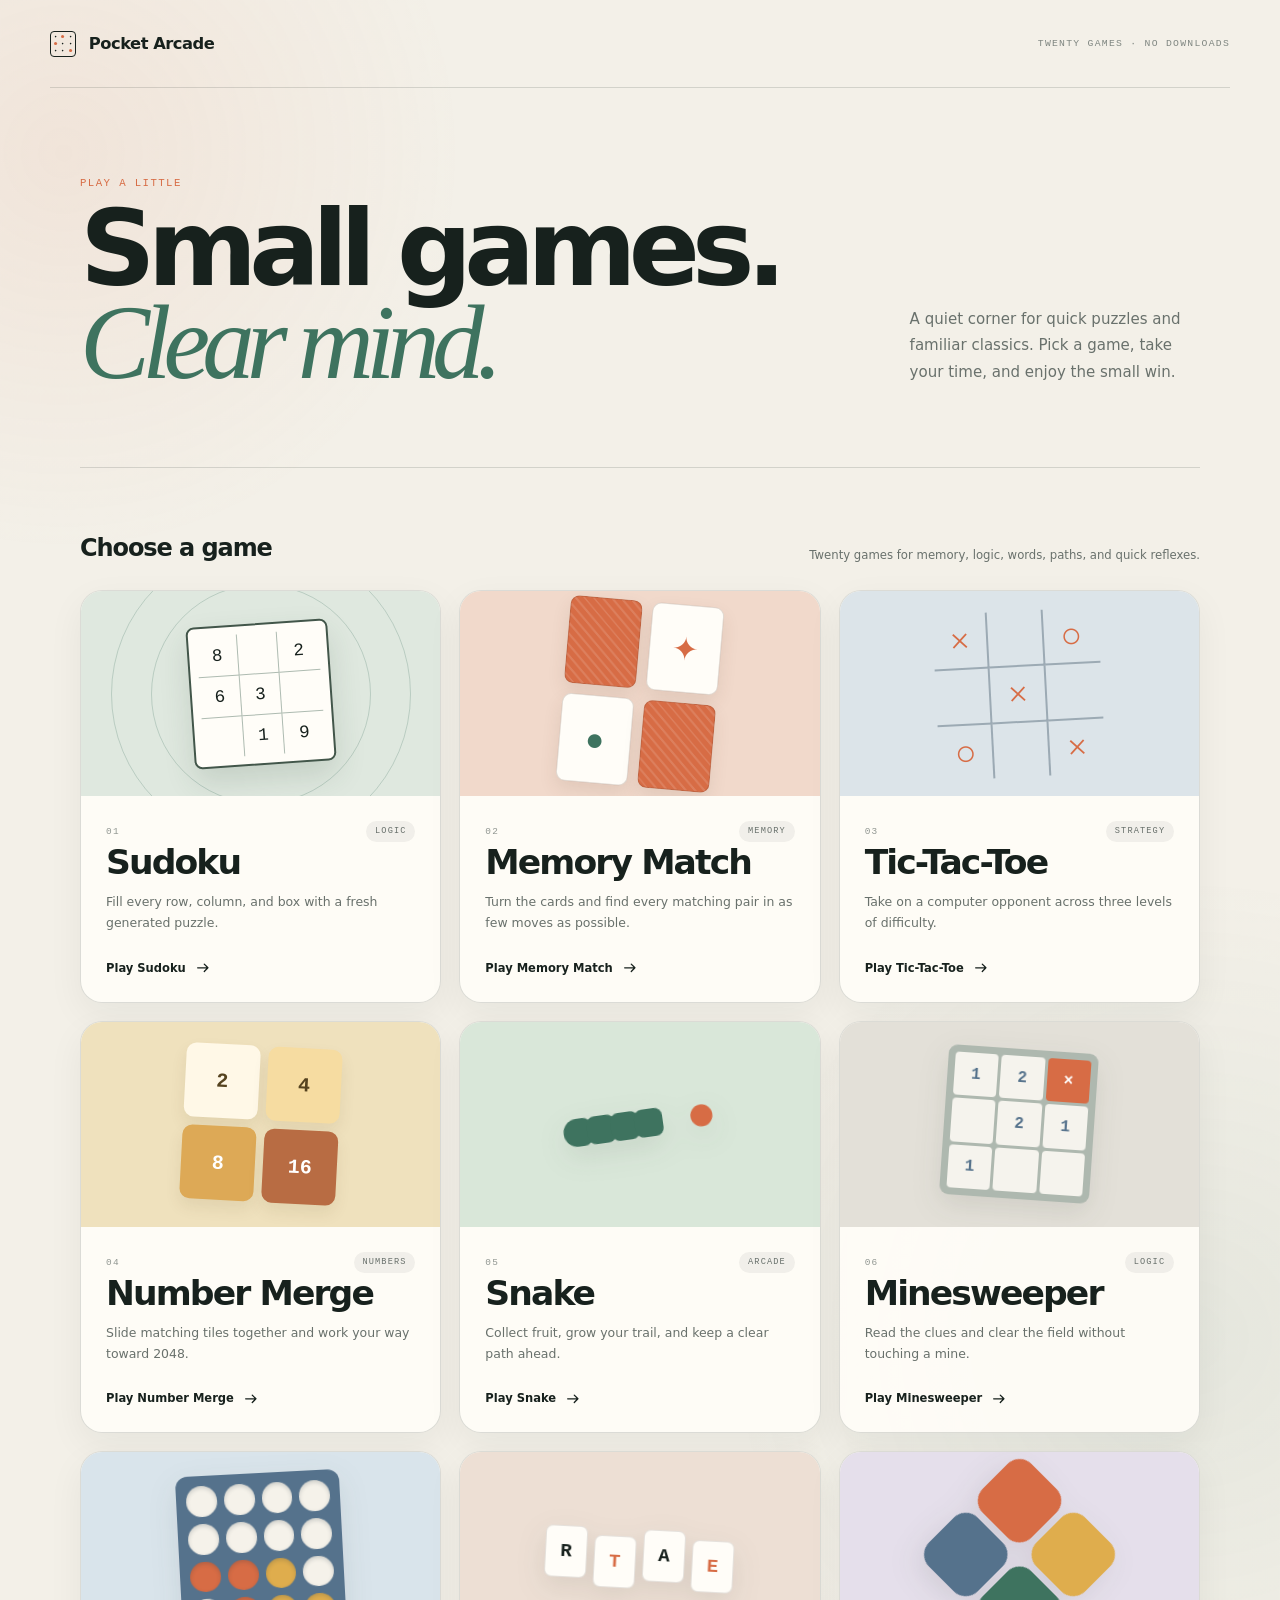
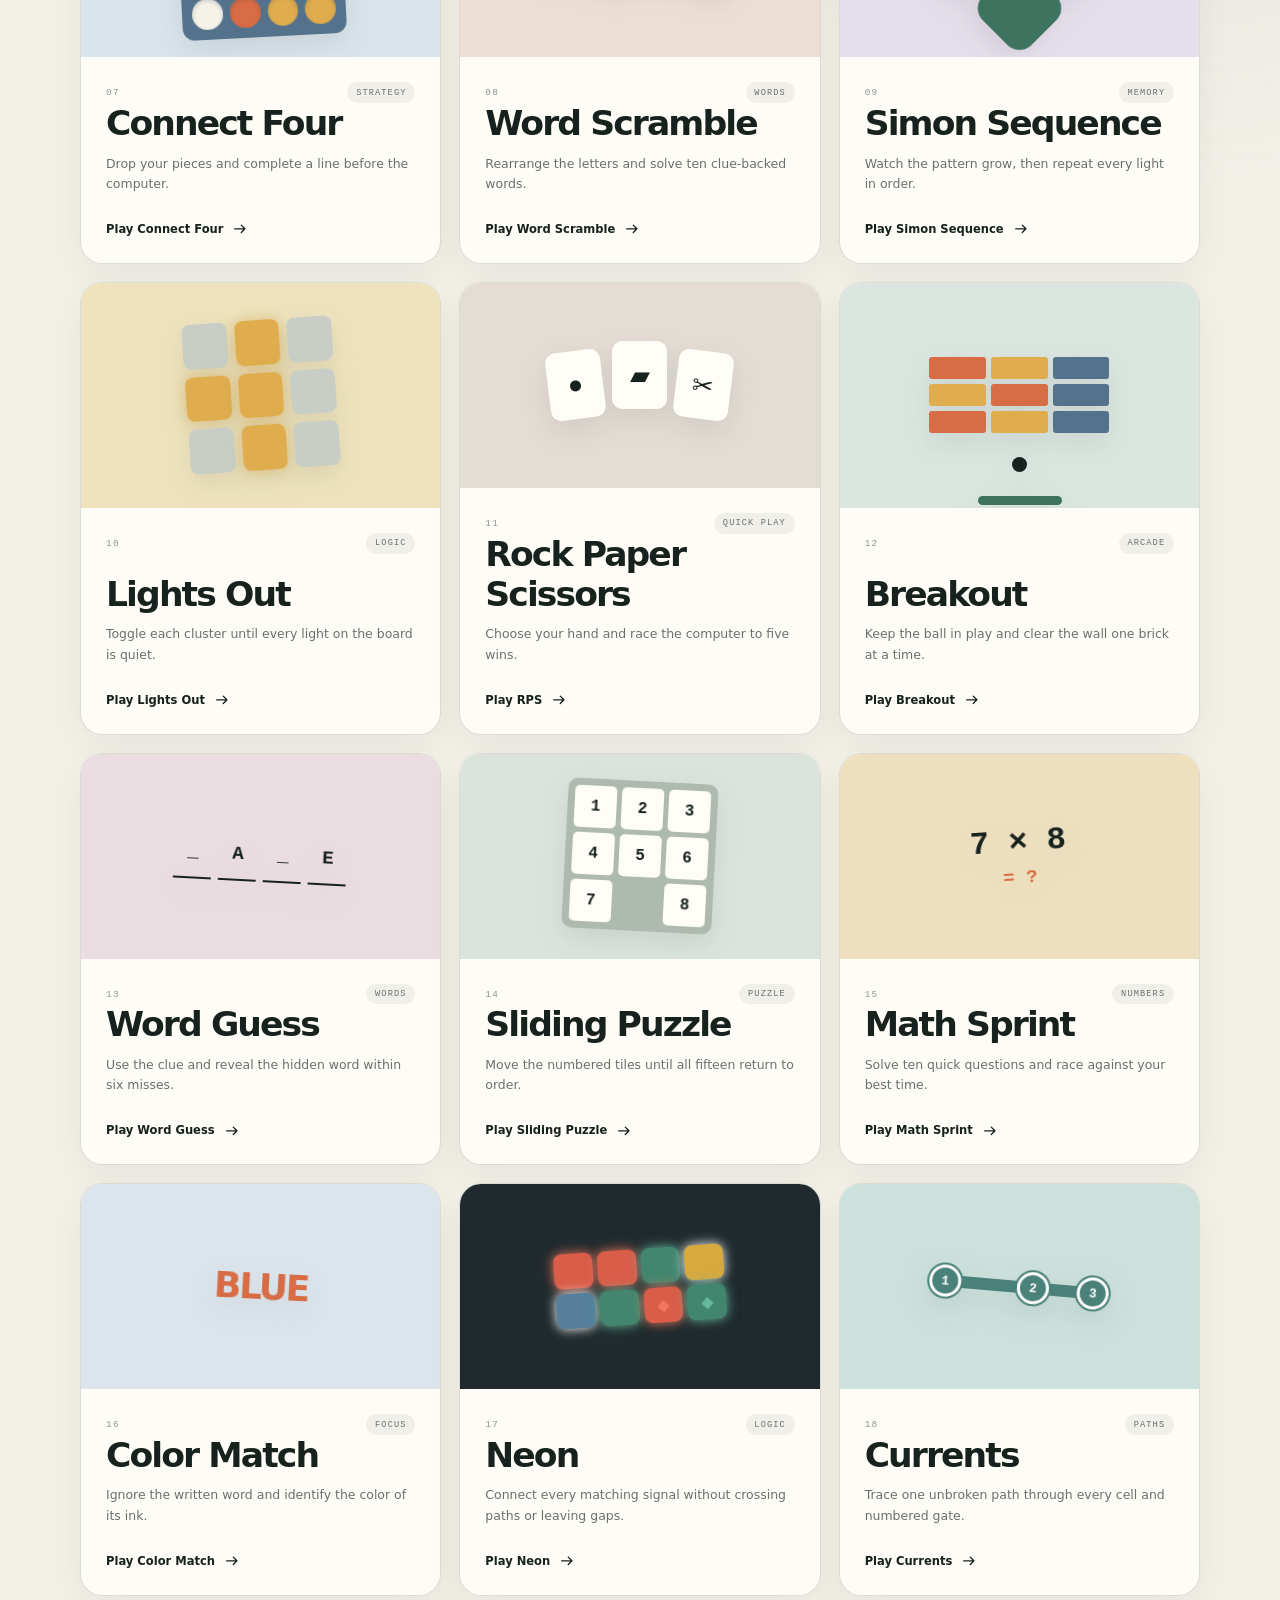
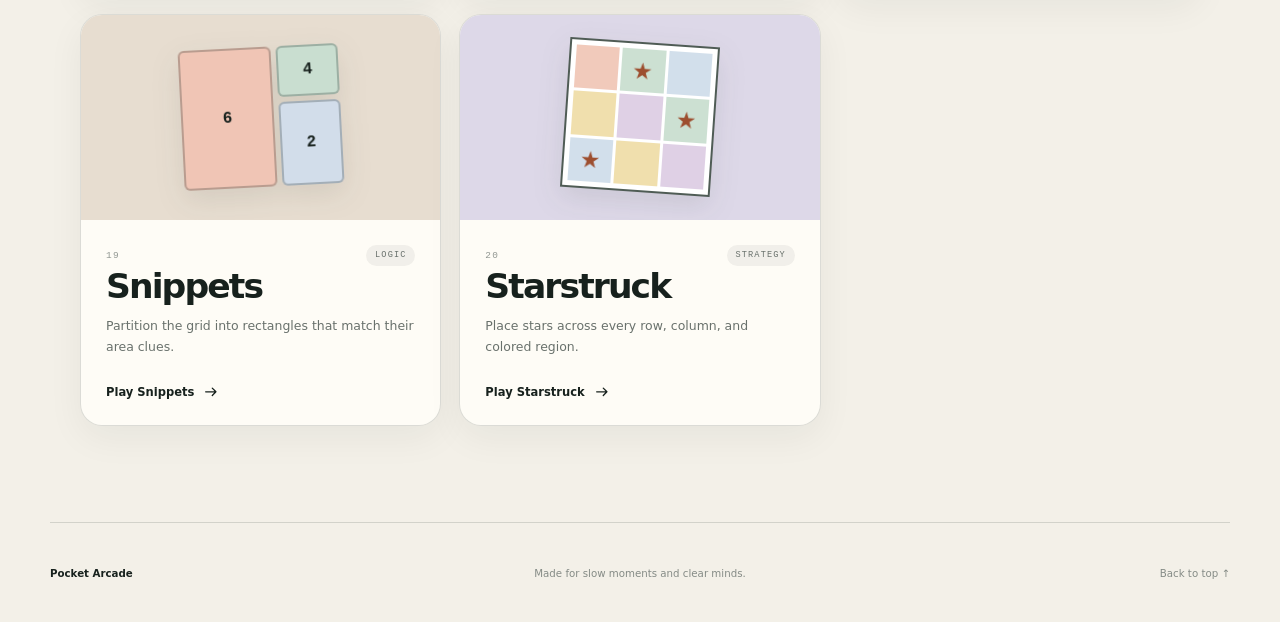
<file: index.html>
<!DOCTYPE html>
<html lang="en">
<head>
  <meta charset="UTF-8">
  <meta name="viewport" content="width=device-width, initial-scale=1.0">
  <meta name="theme-color" content="#f3f0e8">
  <meta name="description" content="Pocket Arcade is a collection of twenty calm browser games, including original path, region, word, strategy, memory, number, and arcade puzzles.">
  <title>Pocket Arcade — Twenty small games</title>
  <link rel="stylesheet" href="assets/css/hub.css">
</head>
<body>
  <a class="skip-link" href="#games">Skip to games</a>

  <header class="site-header">
    <a class="brand" href="index.html" aria-label="Pocket Arcade home">
      <span class="brand-mark" aria-hidden="true"><i></i><i></i><i></i><i></i><i></i><i></i><i></i><i></i><i></i></span>
      <span>Pocket Arcade</span>
    </a>
    <span class="header-note">TWENTY GAMES · NO DOWNLOADS</span>
  </header>

  <main>
    <section class="hero" aria-labelledby="hero-title">
      <div class="hero-copy">
        <p class="eyebrow">PLAY A LITTLE</p>
        <h1 id="hero-title">Small games.<br><em>Clear mind.</em></h1>
      </div>
      <p class="hero-description">A quiet corner for quick puzzles and familiar classics. Pick a game, take your time, and enjoy the small win.</p>
    </section>

    <section class="game-section" id="games" aria-labelledby="games-title">
      <div class="section-heading">
        <h2 id="games-title">Choose a game</h2>
        <p>Twenty games for memory, logic, words, paths, and quick reflexes.</p>
      </div>

      <div class="game-grid">
        <a class="game-card card-sudoku" href="games/sudoku/index.html">
          <div class="card-art" aria-hidden="true"><div class="sudoku-art"><span>8</span><span></span><span>2</span><span>6</span><span>3</span><span></span><span></span><span>1</span><span>9</span></div><span class="art-orbit orbit-one"></span><span class="art-orbit orbit-two"></span></div>
          <div class="card-body"><div class="card-topline"><span class="card-number">01</span><span class="card-tag">LOGIC</span></div><h3>Sudoku</h3><p>Fill every row, column, and box with a fresh generated puzzle.</p><span class="play-link">Play Sudoku <svg viewBox="0 0 24 24"><path d="M5 12h14M14 7l5 5-5 5"></path></svg></span></div>
        </a>

        <a class="game-card card-memory" href="games/play.html?game=memory-match">
          <div class="card-art" aria-hidden="true"><div class="memory-art"><span class="memory-card back"></span><span class="memory-card face">✦</span><span class="memory-card face circle">●</span><span class="memory-card back"></span></div></div>
          <div class="card-body"><div class="card-topline"><span class="card-number">02</span><span class="card-tag">MEMORY</span></div><h3>Memory Match</h3><p>Turn the cards and find every matching pair in as few moves as possible.</p><span class="play-link">Play Memory Match <svg viewBox="0 0 24 24"><path d="M5 12h14M14 7l5 5-5 5"></path></svg></span></div>
        </a>

        <a class="game-card card-tic" href="games/play.html?game=tic-tac-toe">
          <div class="card-art" aria-hidden="true"><div class="tic-art"><span>×</span><span></span><span>○</span><span></span><span>×</span><span></span><span>○</span><span></span><span>×</span></div></div>
          <div class="card-body"><div class="card-topline"><span class="card-number">03</span><span class="card-tag">STRATEGY</span></div><h3>Tic-Tac-Toe</h3><p>Take on a computer opponent across three levels of difficulty.</p><span class="play-link">Play Tic-Tac-Toe <svg viewBox="0 0 24 24"><path d="M5 12h14M14 7l5 5-5 5"></path></svg></span></div>
        </a>

        <a class="game-card card-merge" href="games/play.html?game=number-merge">
          <div class="card-art" aria-hidden="true"><div class="merge-art"><span>2</span><span>4</span><span>8</span><span>16</span></div></div>
          <div class="card-body"><div class="card-topline"><span class="card-number">04</span><span class="card-tag">NUMBERS</span></div><h3>Number Merge</h3><p>Slide matching tiles together and work your way toward 2048.</p><span class="play-link">Play Number Merge <svg viewBox="0 0 24 24"><path d="M5 12h14M14 7l5 5-5 5"></path></svg></span></div>
        </a>

        <a class="game-card card-snake" href="games/play.html?game=snake">
          <div class="card-art" aria-hidden="true"><div class="mini-art snake-art"><i></i><i></i><i></i><i></i><b></b></div></div>
          <div class="card-body"><div class="card-topline"><span class="card-number">05</span><span class="card-tag">ARCADE</span></div><h3>Snake</h3><p>Collect fruit, grow your trail, and keep a clear path ahead.</p><span class="play-link">Play Snake <svg viewBox="0 0 24 24"><path d="M5 12h14M14 7l5 5-5 5"></path></svg></span></div>
        </a>

        <a class="game-card card-mines" href="games/play.html?game=minesweeper">
          <div class="card-art" aria-hidden="true"><div class="mini-art mines-art"><span>1</span><span>2</span><span>×</span><span></span><span>2</span><span>1</span><span>1</span><span></span><span></span></div></div>
          <div class="card-body"><div class="card-topline"><span class="card-number">06</span><span class="card-tag">LOGIC</span></div><h3>Minesweeper</h3><p>Read the clues and clear the field without touching a mine.</p><span class="play-link">Play Minesweeper <svg viewBox="0 0 24 24"><path d="M5 12h14M14 7l5 5-5 5"></path></svg></span></div>
        </a>

        <a class="game-card card-connect" href="games/play.html?game=connect-four">
          <div class="card-art" aria-hidden="true"><div class="mini-art connect-art"><i></i><i></i><i></i><i></i><i></i><i></i><i></i><i></i><i></i><i></i><i></i><i></i><i></i><i></i><i></i><i></i></div></div>
          <div class="card-body"><div class="card-topline"><span class="card-number">07</span><span class="card-tag">STRATEGY</span></div><h3>Connect Four</h3><p>Drop your pieces and complete a line before the computer.</p><span class="play-link">Play Connect Four <svg viewBox="0 0 24 24"><path d="M5 12h14M14 7l5 5-5 5"></path></svg></span></div>
        </a>

        <a class="game-card card-scramble" href="games/play.html?game=word-scramble">
          <div class="card-art" aria-hidden="true"><div class="mini-art letter-art"><span>R</span><span>T</span><span>A</span><span>E</span></div></div>
          <div class="card-body"><div class="card-topline"><span class="card-number">08</span><span class="card-tag">WORDS</span></div><h3>Word Scramble</h3><p>Rearrange the letters and solve ten clue-backed words.</p><span class="play-link">Play Word Scramble <svg viewBox="0 0 24 24"><path d="M5 12h14M14 7l5 5-5 5"></path></svg></span></div>
        </a>

        <a class="game-card card-simon" href="games/play.html?game=simon-sequence">
          <div class="card-art" aria-hidden="true"><div class="mini-art simon-art"><i></i><i></i><i></i><i></i></div></div>
          <div class="card-body"><div class="card-topline"><span class="card-number">09</span><span class="card-tag">MEMORY</span></div><h3>Simon Sequence</h3><p>Watch the pattern grow, then repeat every light in order.</p><span class="play-link">Play Simon Sequence <svg viewBox="0 0 24 24"><path d="M5 12h14M14 7l5 5-5 5"></path></svg></span></div>
        </a>

        <a class="game-card card-lights" href="games/play.html?game=lights-out">
          <div class="card-art" aria-hidden="true"><div class="mini-art lights-art"><i></i><i></i><i></i><i></i><i></i><i></i><i></i><i></i><i></i></div></div>
          <div class="card-body"><div class="card-topline"><span class="card-number">10</span><span class="card-tag">LOGIC</span></div><h3>Lights Out</h3><p>Toggle each cluster until every light on the board is quiet.</p><span class="play-link">Play Lights Out <svg viewBox="0 0 24 24"><path d="M5 12h14M14 7l5 5-5 5"></path></svg></span></div>
        </a>

        <a class="game-card card-rps" href="games/play.html?game=rock-paper-scissors">
          <div class="card-art" aria-hidden="true"><div class="mini-art rps-art"><span>●</span><span>▰</span><span>✂</span></div></div>
          <div class="card-body"><div class="card-topline"><span class="card-number">11</span><span class="card-tag">QUICK PLAY</span></div><h3>Rock Paper Scissors</h3><p>Choose your hand and race the computer to five wins.</p><span class="play-link">Play RPS <svg viewBox="0 0 24 24"><path d="M5 12h14M14 7l5 5-5 5"></path></svg></span></div>
        </a>

        <a class="game-card card-breakout" href="games/play.html?game=breakout">
          <div class="card-art" aria-hidden="true"><div class="mini-art breakout-art"><i></i><i></i><i></i><i></i><i></i><i></i><i></i><i></i><i></i><b></b><span></span></div></div>
          <div class="card-body"><div class="card-topline"><span class="card-number">12</span><span class="card-tag">ARCADE</span></div><h3>Breakout</h3><p>Keep the ball in play and clear the wall one brick at a time.</p><span class="play-link">Play Breakout <svg viewBox="0 0 24 24"><path d="M5 12h14M14 7l5 5-5 5"></path></svg></span></div>
        </a>

        <a class="game-card card-guess" href="games/play.html?game=word-guess">
          <div class="card-art" aria-hidden="true"><div class="mini-art guess-art"><span>_</span><span>A</span><span>_</span><span>E</span></div></div>
          <div class="card-body"><div class="card-topline"><span class="card-number">13</span><span class="card-tag">WORDS</span></div><h3>Word Guess</h3><p>Use the clue and reveal the hidden word within six misses.</p><span class="play-link">Play Word Guess <svg viewBox="0 0 24 24"><path d="M5 12h14M14 7l5 5-5 5"></path></svg></span></div>
        </a>

        <a class="game-card card-slide" href="games/play.html?game=sliding-puzzle">
          <div class="card-art" aria-hidden="true"><div class="mini-art slide-art"><span>1</span><span>2</span><span>3</span><span>4</span><span>5</span><span>6</span><span>7</span><span></span><span>8</span></div></div>
          <div class="card-body"><div class="card-topline"><span class="card-number">14</span><span class="card-tag">PUZZLE</span></div><h3>Sliding Puzzle</h3><p>Move the numbered tiles until all fifteen return to order.</p><span class="play-link">Play Sliding Puzzle <svg viewBox="0 0 24 24"><path d="M5 12h14M14 7l5 5-5 5"></path></svg></span></div>
        </a>

        <a class="game-card card-math" href="games/play.html?game=math-sprint">
          <div class="card-art" aria-hidden="true"><div class="mini-art math-art"><span>7 × 8</span><b>= ?</b></div></div>
          <div class="card-body"><div class="card-topline"><span class="card-number">15</span><span class="card-tag">NUMBERS</span></div><h3>Math Sprint</h3><p>Solve ten quick questions and race against your best time.</p><span class="play-link">Play Math Sprint <svg viewBox="0 0 24 24"><path d="M5 12h14M14 7l5 5-5 5"></path></svg></span></div>
        </a>

        <a class="game-card card-color" href="games/play.html?game=color-match">
          <div class="card-art" aria-hidden="true"><div class="mini-art color-art">BLUE</div></div>
          <div class="card-body"><div class="card-topline"><span class="card-number">16</span><span class="card-tag">FOCUS</span></div><h3>Color Match</h3><p>Ignore the written word and identify the color of its ink.</p><span class="play-link">Play Color Match <svg viewBox="0 0 24 24"><path d="M5 12h14M14 7l5 5-5 5"></path></svg></span></div>
        </a>

        <a class="game-card card-neon" href="games/play.html?game=neon">
          <div class="card-art" aria-hidden="true"><div class="mini-art neon-art"><i></i><i></i><i></i><i></i><i></i><i></i><b>◆</b><b>◆</b></div></div>
          <div class="card-body"><div class="card-topline"><span class="card-number">17</span><span class="card-tag">LOGIC</span></div><h3>Neon</h3><p>Connect every matching signal without crossing paths or leaving gaps.</p><span class="play-link">Play Neon <svg viewBox="0 0 24 24"><path d="M5 12h14M14 7l5 5-5 5"></path></svg></span></div>
        </a>

        <a class="game-card card-currents" href="games/play.html?game=currents">
          <div class="card-art" aria-hidden="true"><div class="mini-art currents-art"><span>1</span><i></i><i></i><span>2</span><i></i><span>3</span></div></div>
          <div class="card-body"><div class="card-topline"><span class="card-number">18</span><span class="card-tag">PATHS</span></div><h3>Currents</h3><p>Trace one unbroken path through every cell and numbered gate.</p><span class="play-link">Play Currents <svg viewBox="0 0 24 24"><path d="M5 12h14M14 7l5 5-5 5"></path></svg></span></div>
        </a>

        <a class="game-card card-snippets" href="games/play.html?game=snippets">
          <div class="card-art" aria-hidden="true"><div class="mini-art snippets-art"><span>6</span><span>4</span><span>2</span><span>8</span></div></div>
          <div class="card-body"><div class="card-topline"><span class="card-number">19</span><span class="card-tag">LOGIC</span></div><h3>Snippets</h3><p>Partition the grid into rectangles that match their area clues.</p><span class="play-link">Play Snippets <svg viewBox="0 0 24 24"><path d="M5 12h14M14 7l5 5-5 5"></path></svg></span></div>
        </a>

        <a class="game-card card-starstruck" href="games/play.html?game=starstruck">
          <div class="card-art" aria-hidden="true"><div class="mini-art starstruck-art"><i></i><i>★</i><i></i><i></i><i></i><i>★</i><i>★</i><i></i><i></i></div></div>
          <div class="card-body"><div class="card-topline"><span class="card-number">20</span><span class="card-tag">STRATEGY</span></div><h3>Starstruck</h3><p>Place stars across every row, column, and colored region.</p><span class="play-link">Play Starstruck <svg viewBox="0 0 24 24"><path d="M5 12h14M14 7l5 5-5 5"></path></svg></span></div>
        </a>
      </div>
    </section>
  </main>

  <footer><span>Pocket Arcade</span><p>Made for slow moments and clear minds.</p><a href="#hero-title">Back to top ↑</a></footer>
</body>
</html>
</file>
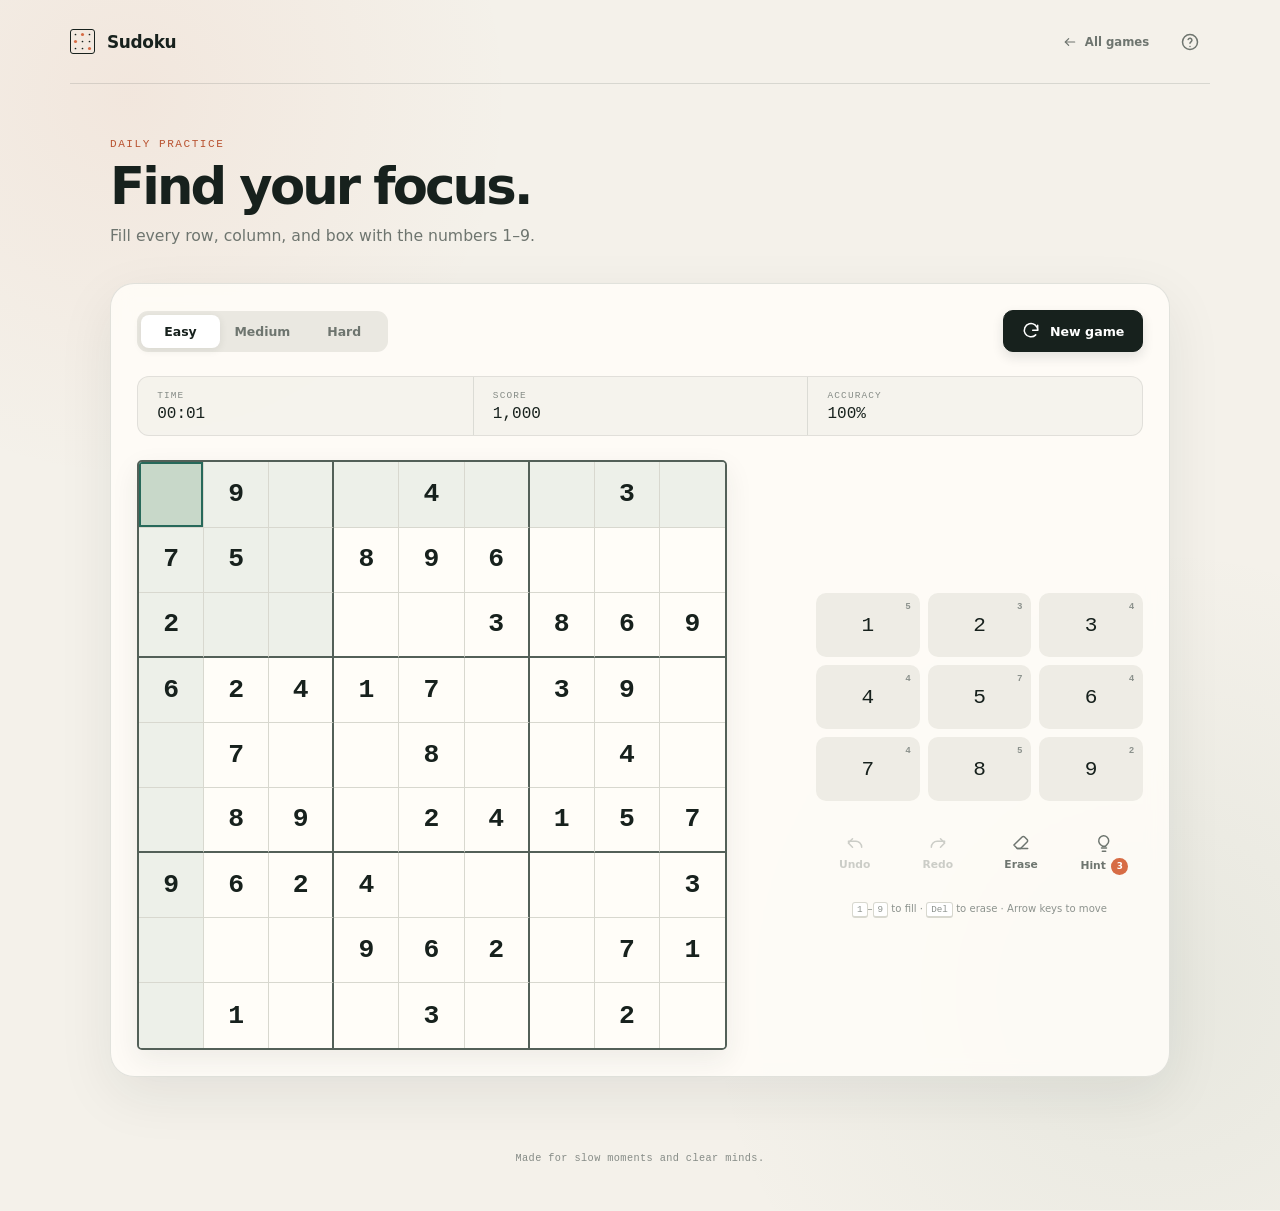
<file: games/sudoku/index.html>
<!DOCTYPE html>
<html lang="en">
<head>
  <meta charset="UTF-8">
  <meta name="viewport" content="width=device-width, initial-scale=1.0">
  <meta name="theme-color" content="#f5f3ee">
  <meta name="description" content="A clean, responsive Sudoku game with three difficulty levels, live scoring, accuracy tracking, hints, and undo history.">
  <title>Sudoku — A quiet number game</title>
  <link rel="stylesheet" href="styles.css">
  <script src="script.js" defer></script>
</head>
<body>
  <a class="skip-link" href="#game-board">Skip to puzzle</a>

  <header class="site-header">
    <a class="brand" href="../../index.html" aria-label="Return to the game hub">
      <span class="brand-mark" aria-hidden="true">
        <i></i><i></i><i></i><i></i><i></i><i></i><i></i><i></i><i></i>
      </span>
      <span>Sudoku</span>
    </a>

    <div class="header-actions">
      <a class="hub-link" href="../../index.html">
        <svg viewBox="0 0 24 24" aria-hidden="true"><path d="m10 17-5-5 5-5"></path><path d="M5 12h14"></path></svg>
        All games
      </a>
      <button class="icon-button" id="help-button" type="button" aria-label="How to play" title="How to play">
        <svg viewBox="0 0 24 24" aria-hidden="true">
          <circle cx="12" cy="12" r="9"></circle>
          <path d="M9.8 9a2.35 2.35 0 0 1 4.53.9c0 1.66-2.33 2.06-2.33 3.6"></path>
          <path d="M12 17.25h.01"></path>
        </svg>
      </button>
    </div>
  </header>

  <main class="app-shell">
    <section class="intro" aria-labelledby="page-title">
      <p class="eyebrow">DAILY PRACTICE</p>
      <h1 id="page-title">Find your focus.</h1>
      <p>Fill every row, column, and box with the numbers 1–9.</p>
    </section>

    <section class="game" aria-label="Sudoku game">
      <div class="game-topbar">
        <div class="difficulty-picker" role="group" aria-label="Difficulty">
          <button type="button" class="difficulty-button is-active" data-difficulty="easy" aria-pressed="true">Easy</button>
          <button type="button" class="difficulty-button" data-difficulty="medium" aria-pressed="false">Medium</button>
          <button type="button" class="difficulty-button" data-difficulty="hard" aria-pressed="false">Hard</button>
        </div>
        <button class="new-game-button" id="new-game-button" type="button">
          <svg viewBox="0 0 24 24" aria-hidden="true">
            <path d="M20 11a8 8 0 1 0-2.34 5.66"></path>
            <path d="M20 5v6h-6"></path>
          </svg>
          New game
        </button>
      </div>

      <div class="stats" aria-label="Current game statistics">
        <div class="stat">
          <span class="stat-label">TIME</span>
          <strong id="timer">00:00</strong>
        </div>
        <div class="stat">
          <span class="stat-label">SCORE</span>
          <strong id="score">1,000</strong>
        </div>
        <div class="stat">
          <span class="stat-label">ACCURACY</span>
          <strong id="accuracy">100%</strong>
        </div>
      </div>

      <div class="play-area">
        <div class="board-wrap">
          <div
            class="sudoku-board"
            id="game-board"
            role="grid"
            aria-label="Sudoku puzzle"
            aria-rowcount="9"
            aria-colcount="9"
            aria-busy="true"
          ></div>
          <div class="board-loader" id="board-loader" role="status">
            <span class="spinner" aria-hidden="true"></span>
            <span>Creating your puzzle…</span>
          </div>
        </div>

        <aside class="game-controls" aria-label="Game controls">
          <div class="number-pad" aria-label="Number pad">
            <button type="button" data-number="1">1<span class="remaining" data-remaining="1">9</span></button>
            <button type="button" data-number="2">2<span class="remaining" data-remaining="2">9</span></button>
            <button type="button" data-number="3">3<span class="remaining" data-remaining="3">9</span></button>
            <button type="button" data-number="4">4<span class="remaining" data-remaining="4">9</span></button>
            <button type="button" data-number="5">5<span class="remaining" data-remaining="5">9</span></button>
            <button type="button" data-number="6">6<span class="remaining" data-remaining="6">9</span></button>
            <button type="button" data-number="7">7<span class="remaining" data-remaining="7">9</span></button>
            <button type="button" data-number="8">8<span class="remaining" data-remaining="8">9</span></button>
            <button type="button" data-number="9">9<span class="remaining" data-remaining="9">9</span></button>
          </div>

          <div class="tool-row">
            <button class="tool-button" id="undo-button" type="button" disabled>
              <svg viewBox="0 0 24 24" aria-hidden="true"><path d="m9 7-5 5 5 5"></path><path d="M20 17a7 7 0 0 0-7-7H4"></path></svg>
              <span>Undo</span>
            </button>
            <button class="tool-button" id="redo-button" type="button" disabled>
              <svg viewBox="0 0 24 24" aria-hidden="true"><path d="m15 7 5 5-5 5"></path><path d="M4 17a7 7 0 0 1 7-7h9"></path></svg>
              <span>Redo</span>
            </button>
            <button class="tool-button" id="erase-button" type="button">
              <svg viewBox="0 0 24 24" aria-hidden="true"><path d="m7.5 18.5-4-4 9.8-9.8a2.1 2.1 0 0 1 3 0l3 3a2.1 2.1 0 0 1 0 3l-7.8 7.8Z"></path><path d="M7.5 18.5H20"></path></svg>
              <span>Erase</span>
            </button>
            <button class="tool-button" id="hint-button" type="button">
              <svg viewBox="0 0 24 24" aria-hidden="true"><path d="M9 18h6"></path><path d="M10 22h4"></path><path d="M8.5 14.5A6 6 0 1 1 15.5 14c-.95.72-1.5 1.42-1.5 2H10c0-.58-.55-1.08-1.5-1.5Z"></path></svg>
              <span>Hint <small id="hint-count">3</small></span>
            </button>
          </div>

          <p class="keyboard-tip"><kbd>1</kbd>–<kbd>9</kbd> to fill · <kbd>Del</kbd> to erase · Arrow keys to move</p>
        </aside>
      </div>
    </section>
  </main>

  <footer>
    <p>Made for slow moments and clear minds.</p>
  </footer>

  <dialog class="modal" id="help-dialog" aria-labelledby="help-title">
    <div class="modal-header">
      <div>
        <p class="eyebrow">THE BASICS</p>
        <h2 id="help-title">How to play</h2>
      </div>
      <button class="icon-button close-dialog" type="button" aria-label="Close instructions">
        <svg viewBox="0 0 24 24" aria-hidden="true"><path d="m6 6 12 12M18 6 6 18"></path></svg>
      </button>
    </div>
    <div class="modal-content">
      <p>Complete the grid so every row, column, and 3×3 box contains each number from 1 to 9 exactly once.</p>
      <ul>
        <li>Select an empty cell, then use the number pad or your keyboard.</li>
        <li>Correct moves earn points. Mistakes and hints reduce your score.</li>
        <li>Accuracy is based on your correct entries compared with all entry attempts.</li>
        <li>Each generated puzzle has one solution.</li>
      </ul>
      <div class="score-guide">
        <span><strong>+20</strong> correct</span>
        <span><strong>−50</strong> mistake</span>
        <span><strong>−100</strong> hint</span>
        <span><strong>−1</strong> per 10 sec</span>
      </div>
    </div>
    <button class="primary-button close-dialog" type="button">Start playing</button>
  </dialog>

  <dialog class="modal result-modal" id="result-dialog" aria-labelledby="result-title">
    <div class="result-mark" aria-hidden="true">✓</div>
    <p class="eyebrow">PUZZLE COMPLETE</p>
    <h2 id="result-title">Nicely done.</h2>
    <p class="result-copy">A clear grid and a sharper mind.</p>
    <div class="result-stats">
      <div><span>Time</span><strong id="final-time">00:00</strong></div>
      <div><span>Score</span><strong id="final-score">0</strong></div>
      <div><span>Accuracy</span><strong id="final-accuracy">100%</strong></div>
    </div>
    <button class="primary-button" id="play-again-button" type="button">Play another puzzle</button>
  </dialog>

  <div class="toast" id="toast" role="status" aria-live="polite" aria-atomic="true"></div>
  <div class="sr-only" id="announcer" aria-live="polite" aria-atomic="true"></div>
</body>
</html>
</file>
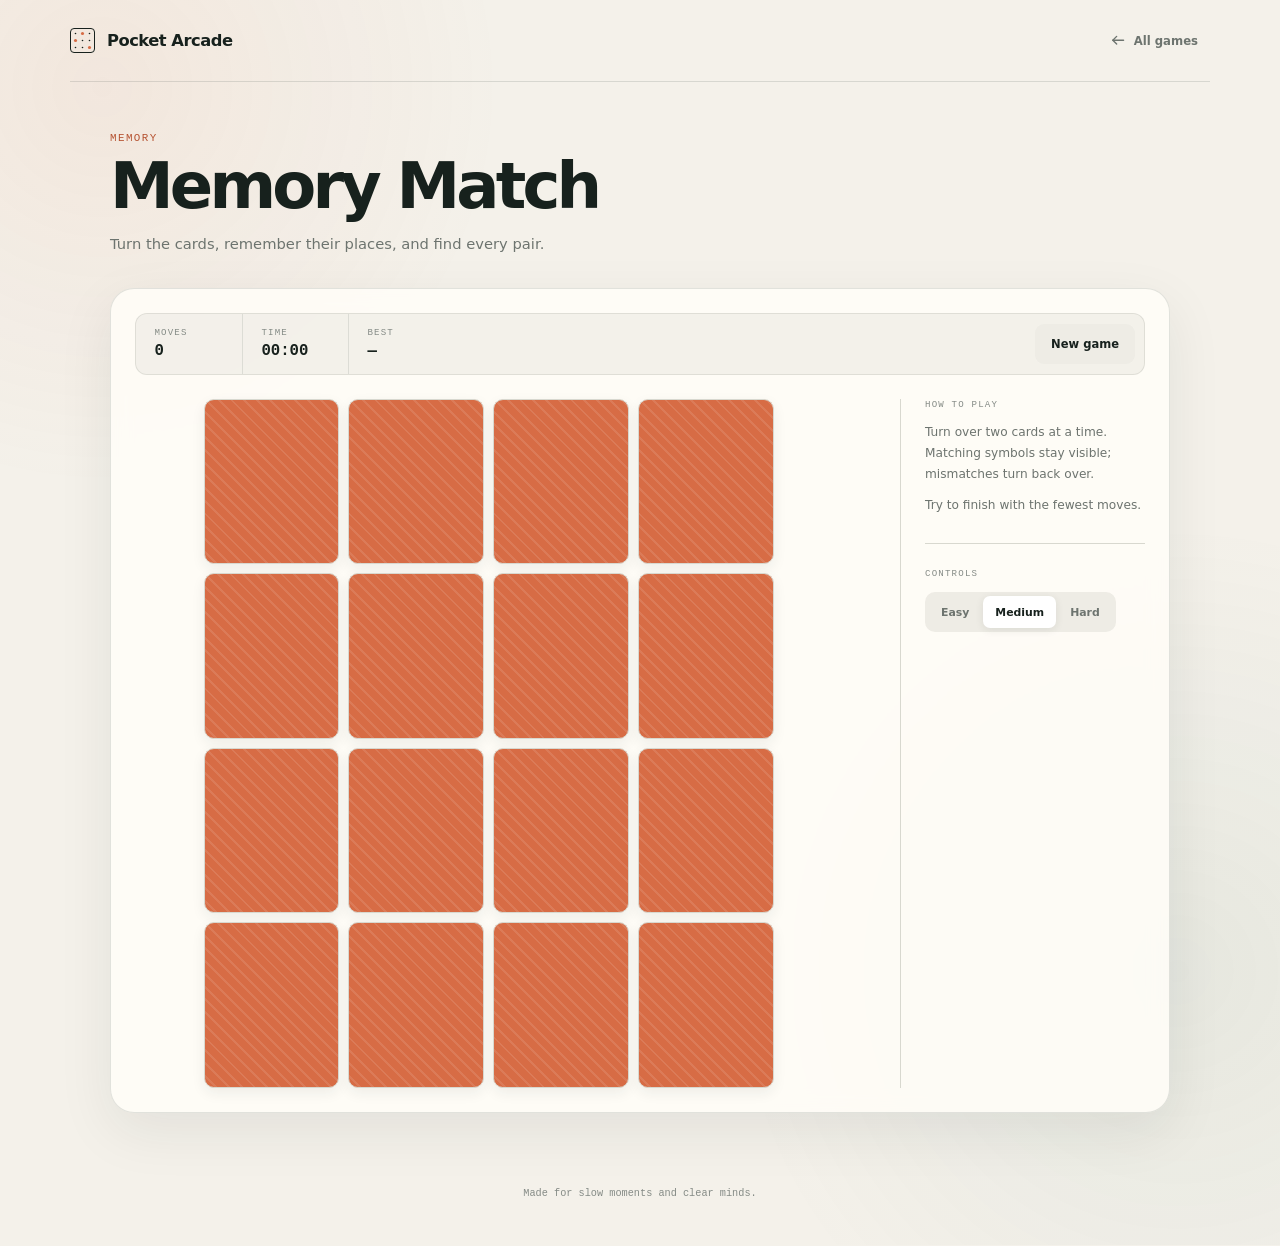
<file: games/play.html>
<!DOCTYPE html>
<html lang="en">
<head>
  <meta charset="UTF-8">
  <meta name="viewport" content="width=device-width, initial-scale=1.0">
  <meta name="theme-color" content="#f4f1ea">
  <meta name="description" content="Play a free Pocket Arcade browser game.">
  <title>Pocket Arcade — Play</title>
  <link rel="stylesheet" href="../assets/css/arcade.css">
  <script src="../assets/js/arcade.js" defer></script>
</head>
<body>
  <a class="skip-link" href="#game-root">Skip to game</a>

  <header class="site-header">
    <a class="brand" href="../index.html" aria-label="Pocket Arcade home">
      <span class="brand-mark" aria-hidden="true"><i></i><i></i><i></i><i></i><i></i><i></i><i></i><i></i><i></i></span>
      <span>Pocket Arcade</span>
    </a>
    <a class="hub-link" href="../index.html">
      <svg viewBox="0 0 24 24" aria-hidden="true"><path d="m10 17-5-5 5-5"></path><path d="M5 12h14"></path></svg>
      All games
    </a>
  </header>

  <main class="app-shell">
    <section class="intro" aria-labelledby="game-title">
      <p class="eyebrow" id="game-category">POCKET ARCADE</p>
      <h1 id="game-title">Loading game…</h1>
      <p id="game-description">Preparing your next small challenge.</p>
    </section>

    <section class="game-panel" aria-labelledby="game-title">
      <div class="game-toolbar" id="game-toolbar" aria-label="Game status"></div>
      <div class="game-layout">
        <div class="game-stage" id="game-root" tabindex="-1"></div>
        <aside class="game-sidebar">
          <div class="sidebar-section">
            <p class="sidebar-label">HOW TO PLAY</p>
            <div class="instructions" id="game-instructions"></div>
          </div>
          <div class="sidebar-section controls-section">
            <p class="sidebar-label">CONTROLS</p>
            <div class="game-controls" id="game-controls"></div>
          </div>
        </aside>
      </div>
    </section>
  </main>

  <footer><p>Made for slow moments and clear minds.</p></footer>

  <dialog class="result-dialog" id="result-dialog" aria-labelledby="result-title">
    <div class="result-mark" id="result-mark" aria-hidden="true">✓</div>
    <p class="eyebrow" id="result-label">ROUND COMPLETE</p>
    <h2 id="result-title">Nicely done.</h2>
    <p class="result-message" id="result-message"></p>
    <div class="result-stats" id="result-stats"></div>
    <div class="result-actions" id="result-actions"></div>
  </dialog>

  <div class="toast" id="toast" role="status" aria-live="polite" aria-atomic="true"></div>
  <div class="sr-only" id="announcer" aria-live="polite" aria-atomic="true"></div>
</body>
</html>
</file>
<file: assets/css/hub.css>
:root {
  --canvas: #f3f0e8;
  --surface: #fffdf8;
  --ink: #17211d;
  --muted: #69716c;
  --line: rgba(63, 74, 67, 0.18);
  --orange: #d76c45;
  --green: #3e735f;
  --yellow: #dfad4d;
  --blue: #55728c;
  font-family: "Manrope", system-ui, -apple-system, BlinkMacSystemFont, "Segoe UI", sans-serif;
  color: var(--ink);
  background: var(--canvas);
  font-synthesis: none;
  text-rendering: optimizeLegibility;
}

* {
  box-sizing: border-box;
}

html {
  min-width: 320px;
  scroll-behavior: smooth;
}

body {
  min-height: 100vh;
  margin: 0;
  background:
    radial-gradient(circle at 5% 4%, rgba(215, 108, 69, 0.09), transparent 25rem),
    radial-gradient(circle at 93% 35%, rgba(62, 115, 95, 0.08), transparent 29rem),
    var(--canvas);
}

a {
  color: inherit;
  -webkit-tap-highlight-color: transparent;
}

a:focus-visible {
  outline: 3px solid rgba(39, 105, 90, 0.38);
  outline-offset: 4px;
}

svg {
  width: 1.1rem;
  height: 1.1rem;
  fill: none;
  stroke: currentColor;
  stroke-linecap: round;
  stroke-linejoin: round;
  stroke-width: 1.8;
}

.skip-link {
  position: fixed;
  z-index: 100;
  top: 0.75rem;
  left: 0.75rem;
  padding: 0.7rem 1rem;
  color: white;
  background: var(--ink);
  border-radius: 8px;
  transform: translateY(-160%);
  transition: transform 160ms ease;
}

.skip-link:focus {
  transform: translateY(0);
}

.site-header {
  display: flex;
  width: min(1180px, calc(100% - 48px));
  height: 88px;
  margin: 0 auto;
  align-items: center;
  justify-content: space-between;
  border-bottom: 1px solid var(--line);
}

.brand {
  display: inline-flex;
  gap: 0.8rem;
  align-items: center;
  font-size: 1.02rem;
  font-weight: 750;
  letter-spacing: -0.03em;
  text-decoration: none;
}

.brand-mark {
  display: grid;
  width: 26px;
  height: 26px;
  padding: 2px;
  grid-template-columns: repeat(3, 1fr);
  gap: 2px;
  border: 1.5px solid var(--ink);
  border-radius: 4px;
}

.brand-mark i {
  background: var(--ink);
  border-radius: 50%;
  transform: scale(0.32);
}

.brand-mark i:nth-child(2),
.brand-mark i:nth-child(4),
.brand-mark i:nth-child(9) {
  background: var(--orange);
  transform: scale(0.62);
}

.header-note,
.eyebrow,
.card-number,
.card-tag {
  font-family: "DM Mono", ui-monospace, SFMono-Regular, Consolas, monospace;
  font-weight: 500;
  letter-spacing: 0.13em;
}

.header-note {
  color: #7f8681;
  font-size: 0.61rem;
}

main {
  width: min(1120px, calc(100% - 48px));
  margin: 0 auto;
}

.hero {
  display: grid;
  min-height: 380px;
  padding: 72px 0 78px;
  grid-template-columns: minmax(0, 1.45fr) minmax(260px, 0.55fr);
  gap: 5vw;
  align-items: end;
  border-bottom: 1px solid var(--line);
}

.eyebrow {
  margin: 0 0 0.9rem;
  color: var(--orange);
  font-size: 0.67rem;
}

.hero h1 {
  margin: 0;
  font-size: clamp(3.2rem, 8.2vw, 7.2rem);
  font-weight: 580;
  letter-spacing: -0.075em;
  line-height: 0.88;
}

.hero h1 em {
  color: var(--green);
  font-family: Georgia, "Times New Roman", serif;
  font-weight: 400;
}

.hero-description {
  max-width: 340px;
  margin: 0 0 0.25rem;
  color: var(--muted);
  font-size: 0.94rem;
  line-height: 1.75;
}

.game-section {
  padding: 66px 0 96px;
}

.section-heading {
  display: flex;
  margin-bottom: 28px;
  align-items: end;
  justify-content: space-between;
}

.section-heading h2 {
  margin: 0;
  font-size: 1.5rem;
  letter-spacing: -0.045em;
}

.section-heading p {
  margin: 0;
  color: var(--muted);
  font-size: 0.73rem;
}

.game-grid {
  display: grid;
  grid-template-columns: repeat(3, minmax(0, 1fr));
  gap: 18px;
}

.game-card {
  position: relative;
  display: grid;
  min-height: 410px;
  overflow: hidden;
  grid-template-columns: 1fr;
  color: var(--ink);
  background: rgba(255, 253, 248, 0.9);
  border: 1px solid var(--line);
  border-radius: 22px;
  box-shadow: 0 12px 36px rgba(27, 37, 31, 0.055);
  text-decoration: none;
  transition: transform 180ms ease, box-shadow 180ms ease, border-color 180ms ease;
}

.game-card:hover {
  z-index: 1;
  border-color: rgba(63, 74, 67, 0.32);
  box-shadow: 0 20px 48px rgba(27, 37, 31, 0.11);
  transform: translateY(-4px);
}

.card-art {
  position: relative;
  display: grid;
  min-height: 205px;
  overflow: hidden;
  place-items: center;
}

.card-sudoku .card-art { background: #dfe8df; }
.card-memory .card-art { background: #f1d9cb; }
.card-tic .card-art { background: #dce4e9; }
.card-merge .card-art { background: #efe1bd; }

.card-body {
  display: flex;
  min-height: 205px;
  padding: 25px;
  flex-direction: column;
}

.card-topline {
  display: flex;
  align-items: center;
  justify-content: space-between;
}

.card-number {
  color: #909691;
  font-size: 0.59rem;
}

.card-tag {
  padding: 0.34rem 0.55rem;
  color: var(--muted);
  font-size: 0.54rem;
  background: rgba(23, 33, 29, 0.055);
  border-radius: 999px;
}

.card-body h3 {
  margin: auto 0 0.65rem;
  font-size: clamp(1.55rem, 2.7vw, 2.2rem);
  font-weight: 620;
  letter-spacing: -0.055em;
}

.card-body p {
  margin: 0 0 1.6rem;
  color: var(--muted);
  font-size: 0.78rem;
  line-height: 1.65;
}

.play-link {
  display: inline-flex;
  gap: 0.5rem;
  align-items: center;
  font-size: 0.72rem;
  font-weight: 700;
}

.play-link svg {
  transition: transform 180ms ease;
}

.game-card:hover .play-link svg {
  transform: translateX(4px);
}

.sudoku-art {
  display: grid;
  z-index: 2;
  width: 142px;
  height: 142px;
  padding: 8px;
  grid-template-columns: repeat(3, 1fr);
  background: var(--surface);
  border: 2px solid #42564a;
  border-radius: 8px;
  box-shadow: 0 14px 30px rgba(45, 71, 55, 0.15);
  transform: rotate(-4deg);
}

.sudoku-art span {
  display: grid;
  place-items: center;
  font-family: "DM Mono", ui-monospace, monospace;
  font-size: 1.1rem;
  border-right: 1px solid #aebbb1;
  border-bottom: 1px solid #aebbb1;
}

.sudoku-art span:nth-child(3n) { border-right: 0; }
.sudoku-art span:nth-child(n + 7) { border-bottom: 0; }

.art-orbit {
  position: absolute;
  border: 1px solid rgba(62, 115, 95, 0.24);
  border-radius: 50%;
}

.orbit-one { width: 220px; height: 220px; }
.orbit-two { width: 300px; height: 300px; }

.memory-art {
  display: grid;
  grid-template-columns: repeat(2, 72px);
  gap: 10px;
  transform: rotate(5deg);
}

.memory-card {
  display: grid;
  width: 72px;
  height: 88px;
  place-items: center;
  color: var(--orange);
  font-family: Georgia, serif;
  font-size: 2rem;
  background: var(--surface);
  border: 1px solid rgba(92, 56, 42, 0.18);
  border-radius: 9px;
  box-shadow: 0 8px 18px rgba(91, 55, 40, 0.1);
}

.memory-card.back {
  background:
    repeating-linear-gradient(45deg, transparent 0 5px, rgba(255, 255, 255, 0.13) 5px 7px),
    var(--orange);
}

.memory-card.circle {
  color: var(--green);
}

.tic-art {
  display: grid;
  width: 166px;
  height: 166px;
  grid-template-columns: repeat(3, 1fr);
  transform: rotate(-3deg);
}

.tic-art span {
  display: grid;
  place-items: center;
  color: var(--blue);
  font-family: Georgia, serif;
  font-size: 2.25rem;
  border-right: 2px solid rgba(50, 74, 93, 0.38);
  border-bottom: 2px solid rgba(50, 74, 93, 0.38);
}

.tic-art span:nth-child(3n) { border-right: 0; }
.tic-art span:nth-child(n + 7) { border-bottom: 0; }
.tic-art span:nth-child(odd) { color: var(--orange); }

.merge-art {
  display: grid;
  grid-template-columns: repeat(2, 74px);
  gap: 8px;
  transform: rotate(3deg);
}

.merge-art span {
  display: grid;
  width: 74px;
  height: 74px;
  place-items: center;
  color: #55431f;
  font-family: "DM Mono", ui-monospace, monospace;
  font-size: 1.25rem;
  font-weight: 700;
  background: #fff8e7;
  border-radius: 10px;
  box-shadow: 0 8px 16px rgba(87, 65, 26, 0.09);
}

.merge-art span:nth-child(2) { background: #f6dca1; }
.merge-art span:nth-child(3) { color: white; background: #dda956; }
.merge-art span:nth-child(4) { color: white; background: #b86c43; }

footer {
  display: grid;
  width: min(1180px, calc(100% - 48px));
  min-height: 100px;
  margin: 0 auto;
  grid-template-columns: 1fr auto 1fr;
  align-items: center;
  color: #858b86;
  font-size: 0.64rem;
  border-top: 1px solid var(--line);
}

footer span {
  color: var(--ink);
  font-weight: 700;
}

footer p {
  margin: 0;
}

footer a {
  justify-self: end;
  text-decoration: none;
}

footer a:hover {
  color: var(--ink);
}

@media (max-width: 900px) {
  .game-grid {
    grid-template-columns: repeat(2, minmax(0, 1fr));
  }

  .game-card {
    grid-template-columns: 1fr;
  }

  .card-body {
    min-height: 245px;
  }
}

@media (max-width: 680px) {
  .site-header,
  main,
  footer {
    width: calc(100% - 28px);
  }

  .site-header {
    height: 70px;
  }

  .header-note {
    display: none;
  }

  .hero {
    min-height: auto;
    padding: 52px 0 54px;
    grid-template-columns: 1fr;
    gap: 1.8rem;
  }

  .hero h1 {
    font-size: clamp(3rem, 17vw, 5rem);
  }

  .hero-description {
    font-size: 0.86rem;
  }

  .game-section {
    padding: 48px 0 66px;
  }

  .section-heading {
    align-items: flex-start;
    flex-direction: column;
    gap: 0.45rem;
  }

  .game-grid {
    grid-template-columns: 1fr;
  }

  .game-card {
    min-height: 0;
    grid-template-columns: 0.85fr 1.15fr;
  }

  .card-art {
    min-height: 230px;
  }

  .card-body {
    min-height: 230px;
    padding: 22px;
  }

  .card-body p {
    display: none;
  }

  .card-body h3 {
    margin-top: auto;
    font-size: 1.35rem;
  }

  .play-link {
    font-size: 0.65rem;
  }

  .sudoku-art {
    width: 112px;
    height: 112px;
  }

  .memory-art {
    grid-template-columns: repeat(2, 54px);
  }

  .memory-card {
    width: 54px;
    height: 66px;
  }

  .tic-art {
    width: 124px;
    height: 124px;
  }

  .merge-art {
    grid-template-columns: repeat(2, 54px);
  }

  .merge-art span {
    width: 54px;
    height: 54px;
    font-size: 0.9rem;
  }

  footer {
    min-height: 90px;
    grid-template-columns: 1fr auto;
  }

  footer p {
    display: none;
  }
}

@media (max-width: 420px) {
  .game-card {
    grid-template-columns: 1fr;
  }

  .card-art {
    min-height: 190px;
  }

  .card-body {
    min-height: 195px;
  }

  .card-body p {
    display: block;
    margin-bottom: 1.2rem;
    font-size: 0.72rem;
  }
}

@media (prefers-reduced-motion: reduce) {
  *,
  *::before,
  *::after {
    scroll-behavior: auto !important;
    animation-duration: 0.01ms !important;
    animation-iteration-count: 1 !important;
    transition-duration: 0.01ms !important;
  }
}

/* Additional game card artwork */
.card-snake .card-art { background: #d9e7d9; }
.card-mines .card-art { background: #e3e0d8; }
.card-connect .card-art { background: #d9e4eb; }
.card-scramble .card-art { background: #eddfd4; }
.card-simon .card-art { background: #e5dfeb; }
.card-lights .card-art { background: #eee3bd; }
.card-rps .card-art { background: #e4ddd5; }
.card-breakout .card-art { background: #dce6e1; }
.card-guess .card-art { background: #eadde1; }
.card-slide .card-art { background: #dbe4dc; }
.card-math .card-art { background: #eee0bf; }
.card-color .card-art { background: #dce5ec; }

.mini-art { position: relative; filter: drop-shadow(0 10px 14px rgba(35, 46, 39, .1)); }
.snake-art { display: flex; align-items: center; transform: rotate(-8deg); }
.snake-art i { width: 28px; height: 28px; margin-left: -4px; background: var(--green); border-radius: 8px; }
.snake-art i:first-child { border-radius: 50% 8px 8px 50%; }
.snake-art b { width: 22px; height: 22px; margin-left: 28px; background: var(--orange); border-radius: 50%; }
.mines-art { display: grid; width: 150px; height: 150px; padding: 7px; grid-template-columns: repeat(3, 1fr); background: #aeb8af; gap: 3px; border-radius: 9px; transform: rotate(4deg); }
.mines-art span { display: grid; place-items: center; color: var(--blue); font: 700 1rem ui-monospace, monospace; background: #f5f3ed; border-radius: 4px; }
.mines-art span:nth-child(3) { color: white; background: var(--orange); }
.connect-art { display: grid; width: 164px; padding: 10px; grid-template-columns: repeat(4, 1fr); gap: 7px; background: var(--blue); border-radius: 12px; transform: rotate(-3deg); }
.connect-art i { aspect-ratio: 1; background: #f5f2ea; border-radius: 50%; box-shadow: inset 0 2px 4px rgba(34,48,59,.2); }
.connect-art i:nth-child(9), .connect-art i:nth-child(10), .connect-art i:nth-child(14) { background: var(--orange); }
.connect-art i:nth-child(11), .connect-art i:nth-child(15), .connect-art i:nth-child(16) { background: var(--yellow); }
.letter-art, .guess-art { display: flex; gap: 7px; transform: rotate(3deg); }
.letter-art span, .guess-art span { display: grid; width: 42px; height: 52px; place-items: center; color: var(--ink); font: 700 1.2rem ui-monospace, monospace; background: var(--surface); border: 1px solid rgba(70,60,50,.14); border-radius: 7px; }
.letter-art span:nth-child(even) { color: var(--orange); transform: translateY(8px); }
.simon-art { display: grid; width: 145px; height: 145px; grid-template-columns: repeat(2, 1fr); gap: 7px; transform: rotate(45deg); }
.simon-art i { border-radius: 17px; background: var(--orange); }.simon-art i:nth-child(2){background:var(--yellow)}.simon-art i:nth-child(3){background:var(--blue)}.simon-art i:nth-child(4){background:var(--green)}
.lights-art { display: grid; width: 150px; height: 150px; grid-template-columns: repeat(3,1fr); gap: 8px; transform: rotate(-4deg); }
.lights-art i { background: #c8cec6; border-radius: 8px; }.lights-art i:nth-child(2),.lights-art i:nth-child(4),.lights-art i:nth-child(5),.lights-art i:nth-child(8){background:var(--yellow);box-shadow:0 0 14px rgba(216,168,75,.55)}
.rps-art { display: flex; gap: 9px; align-items: center; }
.rps-art span { display: grid; width: 55px; height: 68px; place-items: center; color: var(--ink); font: 1.6rem Georgia, serif; background: var(--surface); border-radius: 10px; transform: rotate(-7deg); }.rps-art span:nth-child(2){transform:translateY(-10px)}.rps-art span:nth-child(3){transform:rotate(7deg)}
.breakout-art { display: grid; position: relative; width: 180px; grid-template-columns: repeat(3,1fr); gap: 5px; }
.breakout-art i { height: 22px; background: var(--orange); border-radius: 3px; }.breakout-art i:nth-child(2n){background:var(--yellow)}.breakout-art i:nth-child(3n){background:var(--blue)}.breakout-art b{position:absolute;top:100px;left:83px;width:15px;height:15px;background:var(--ink);border-radius:50%}.breakout-art span{position:absolute;top:139px;left:49px;width:84px;height:9px;background:var(--green);border-radius:5px}
.guess-art span { width: 38px; background: transparent; border: 0; border-bottom: 2px solid var(--ink); border-radius: 0; }
.slide-art { display:grid;width:150px;height:150px;padding:7px;grid-template-columns:repeat(3,1fr);gap:5px;background:#aeb9af;border-radius:10px;transform:rotate(3deg)}.slide-art span{display:grid;place-items:center;color:var(--ink);font:700 1rem ui-monospace,monospace;background:var(--surface);border-radius:5px}.slide-art span:empty{background:transparent}
.math-art { display:flex; flex-direction:column; gap:6px; align-items:center; font:800 2rem ui-monospace,monospace; transform:rotate(-4deg) }.math-art b{color:var(--orange);font-size:1.2rem}
.color-art { color: var(--orange); font-size: 2.25rem; font-weight: 850; letter-spacing: -.06em; transform: rotate(3deg); }

@media (max-width: 680px) {
  .mini-art { transform: scale(.78); }
  .snake-art { transform: scale(.78) rotate(-8deg); }
  .simon-art { transform: scale(.72) rotate(45deg); }
}

/* Path and region puzzle artwork */
.card-neon .card-art { background: #202a2e; }
.card-currents .card-art { background: #cce1dc; }
.card-snippets .card-art { background: #e7ddd0; }
.card-starstruck .card-art { background: #ddd8e8; }

.neon-art { display: grid; width: 170px; grid-template-columns: repeat(4, 1fr); gap: 5px; transform: rotate(-4deg); }
.neon-art i,
.neon-art b { display: grid; height: 35px; place-items: center; color: white; font: 700 1rem Georgia, serif; border-radius: 8px; box-shadow: 0 0 12px currentColor; }
.neon-art i:nth-child(1), .neon-art i:nth-child(2), .neon-art b:nth-child(7) { color: #ef785f; background: #d95d49; }
.neon-art i:nth-child(3), .neon-art i:nth-child(6), .neon-art b:nth-child(8) { color: #65b99d; background: #43866f; }
.neon-art i:nth-child(4) { background: #d7a93f; }
.neon-art i:nth-child(5) { background: #557f9a; }

.currents-art { display: flex; gap: 0; align-items: center; transform: rotate(5deg); }
.currents-art span,
.currents-art i { display: grid; width: 32px; height: 32px; place-items: center; color: white; font: 700 .8rem ui-monospace, monospace; background: #4a8178; }
.currents-art span { border: 3px solid white; border-radius: 50%; box-shadow: 0 0 0 2px #4a8178; }
.currents-art i { width: 28px; height: 12px; }

.snippets-art { display: grid; width: 160px; height: 140px; grid-template-columns: 1.2fr .8fr; grid-template-rows: .75fr 1.25fr; gap: 5px; transform: rotate(-3deg); }
.snippets-art span { display: grid; place-items: center; color: var(--ink); font: 800 1rem ui-monospace, monospace; border: 2px solid rgba(23,33,29,.25); border-radius: 6px; }
.snippets-art span:nth-child(1) { grid-row: 1 / 3; background: #f0c5b5; }
.snippets-art span:nth-child(2) { background: #c9ded0; }
.snippets-art span:nth-child(3) { background: #d2ddea; }
.snippets-art span:nth-child(4) { display: none; }

.starstruck-art { display: grid; width: 150px; height: 150px; grid-template-columns: repeat(3, 1fr); gap: 3px; padding: 5px; background: white; border: 2px solid #4f5c55; transform: rotate(4deg); }
.starstruck-art i { display: grid; place-items: center; color: #9d4e2f; font: 1.45rem Georgia, serif; background: #f1cabb; }
.starstruck-art i:nth-child(2), .starstruck-art i:nth-child(6) { background: #cce0d2; }
.starstruck-art i:nth-child(3), .starstruck-art i:nth-child(7) { background: #d2dfeb; }
.starstruck-art i:nth-child(4), .starstruck-art i:nth-child(8) { background: #f0dfad; }
.starstruck-art i:nth-child(5), .starstruck-art i:nth-child(9) { background: #dfd0e5; }

@media (max-width: 680px) {
  .neon-art { transform: scale(.78) rotate(-4deg); }
  .currents-art { transform: scale(.78) rotate(5deg); }
  .snippets-art { transform: scale(.78) rotate(-3deg); }
  .starstruck-art { transform: scale(.74) rotate(4deg); }
}
</file>
<file: games/sudoku/styles.css>
:root {
  --canvas: #f4f1ea;
  --surface: #fffdf8;
  --surface-raised: #ffffff;
  --ink: #17211d;
  --muted: #6e756f;
  --line: #d8d8cf;
  --line-strong: #536058;
  --accent: #d76c45;
  --accent-dark: #b95331;
  --accent-soft: #f6dfd5;
  --sage: #dfe8df;
  --sage-strong: #c8d8c9;
  --error: #b94a48;
  --error-soft: #f7dddb;
  --focus: #27695a;
  --shadow: 0 18px 55px rgba(29, 37, 32, 0.08);
  --radius: 18px;
  font-family: "Manrope", system-ui, -apple-system, BlinkMacSystemFont, "Segoe UI", sans-serif;
  color: var(--ink);
  background: var(--canvas);
  font-synthesis: none;
  text-rendering: optimizeLegibility;
}

* {
  box-sizing: border-box;
}

html {
  min-width: 320px;
  scroll-behavior: smooth;
}

body {
  min-height: 100vh;
  margin: 0;
  background:
    radial-gradient(circle at 10% 8%, rgba(215, 108, 69, 0.08), transparent 24rem),
    radial-gradient(circle at 90% 82%, rgba(78, 116, 89, 0.08), transparent 28rem),
    var(--canvas);
}

button,
a {
  -webkit-tap-highlight-color: transparent;
}

button {
  font: inherit;
}

button:not(:disabled) {
  cursor: pointer;
}

button:focus-visible,
a:focus-visible,
[role="gridcell"]:focus-visible {
  outline: 3px solid rgba(39, 105, 90, 0.34);
  outline-offset: 3px;
}

svg {
  width: 1.25rem;
  height: 1.25rem;
  fill: none;
  stroke: currentColor;
  stroke-linecap: round;
  stroke-linejoin: round;
  stroke-width: 1.8;
}

.skip-link {
  position: fixed;
  z-index: 100;
  top: 0.75rem;
  left: 0.75rem;
  padding: 0.7rem 1rem;
  color: white;
  background: var(--ink);
  border-radius: 8px;
  transform: translateY(-160%);
  transition: transform 160ms ease;
}

.skip-link:focus {
  transform: translateY(0);
}

.site-header {
  display: flex;
  width: min(1140px, calc(100% - 40px));
  height: 84px;
  margin: 0 auto;
  align-items: center;
  justify-content: space-between;
  border-bottom: 1px solid rgba(83, 96, 88, 0.18);
}

.brand {
  display: inline-flex;
  gap: 0.75rem;
  align-items: center;
  color: var(--ink);
  font-size: 1.06rem;
  font-weight: 700;
  letter-spacing: -0.02em;
  text-decoration: none;
}

.brand-mark {
  display: grid;
  width: 25px;
  height: 25px;
  padding: 2px;
  grid-template-columns: repeat(3, 1fr);
  gap: 2px;
  border: 1.5px solid var(--ink);
  border-radius: 3px;
}

.brand-mark i {
  background: var(--ink);
  border-radius: 50%;
  transform: scale(0.34);
}

.brand-mark i:nth-child(2),
.brand-mark i:nth-child(4),
.brand-mark i:nth-child(9) {
  background: var(--accent);
  transform: scale(0.62);
}

.header-actions {
  display: flex;
  gap: 0.55rem;
  align-items: center;
}

.hub-link {
  display: inline-flex;
  min-height: 38px;
  padding: 0 0.75rem;
  gap: 0.4rem;
  align-items: center;
  color: var(--muted);
  font-size: 0.73rem;
  font-weight: 600;
  text-decoration: none;
  border-radius: 8px;
  transition: color 160ms ease, background 160ms ease;
}

.hub-link:hover {
  color: var(--ink);
  background: rgba(255, 255, 255, 0.55);
}

.hub-link svg {
  width: 1rem;
  height: 1rem;
}

.icon-button {
  display: inline-grid;
  width: 40px;
  height: 40px;
  padding: 0;
  place-items: center;
  color: var(--muted);
  background: transparent;
  border: 1px solid transparent;
  border-radius: 50%;
  transition: color 160ms ease, background 160ms ease, border-color 160ms ease;
}

.icon-button:hover {
  color: var(--ink);
  background: rgba(255, 255, 255, 0.55);
  border-color: var(--line);
}

.app-shell {
  width: min(1060px, calc(100% - 40px));
  margin: 0 auto;
  padding: 54px 0 64px;
}

.intro {
  margin-bottom: 38px;
}

.eyebrow {
  margin: 0 0 0.65rem;
  color: var(--accent-dark);
  font-family: "DM Mono", ui-monospace, monospace;
  font-size: 0.69rem;
  font-weight: 500;
  letter-spacing: 0.14em;
}

.intro h1 {
  margin: 0;
  font-size: clamp(2rem, 4vw, 3.35rem);
  font-weight: 600;
  letter-spacing: -0.055em;
  line-height: 1.04;
}

.intro > p:last-child {
  margin: 0.8rem 0 0;
  color: var(--muted);
  font-size: 0.98rem;
}

.game {
  padding: 26px;
  background: rgba(255, 253, 248, 0.86);
  border: 1px solid rgba(83, 96, 88, 0.17);
  border-radius: calc(var(--radius) + 6px);
  box-shadow: var(--shadow);
  backdrop-filter: blur(10px);
}

.game-topbar {
  display: flex;
  gap: 1rem;
  align-items: center;
  justify-content: space-between;
  margin-bottom: 24px;
}

.difficulty-picker {
  display: inline-flex;
  padding: 4px;
  background: #eae8e1;
  border-radius: 11px;
}

.difficulty-button {
  min-width: 79px;
  padding: 0.56rem 0.9rem;
  color: var(--muted);
  font-size: 0.78rem;
  font-weight: 600;
  background: transparent;
  border: 0;
  border-radius: 8px;
  transition: color 160ms ease, background 160ms ease, box-shadow 160ms ease;
}

.difficulty-button:hover {
  color: var(--ink);
}

.difficulty-button.is-active {
  color: var(--ink);
  background: var(--surface-raised);
  box-shadow: 0 2px 8px rgba(30, 40, 34, 0.09);
}

.new-game-button,
.primary-button {
  display: inline-flex;
  min-height: 42px;
  padding: 0 1.1rem;
  gap: 0.55rem;
  align-items: center;
  justify-content: center;
  color: white;
  font-size: 0.79rem;
  font-weight: 700;
  background: var(--ink);
  border: 1px solid var(--ink);
  border-radius: 10px;
  box-shadow: 0 5px 12px rgba(23, 33, 29, 0.12);
  transition: transform 150ms ease, background 150ms ease, box-shadow 150ms ease;
}

.new-game-button:hover,
.primary-button:hover {
  background: #2c3a34;
  box-shadow: 0 7px 16px rgba(23, 33, 29, 0.18);
  transform: translateY(-1px);
}

.new-game-button:active,
.primary-button:active {
  transform: translateY(0);
}

.stats {
  display: grid;
  margin-bottom: 24px;
  grid-template-columns: repeat(3, 1fr);
  background: rgba(234, 232, 225, 0.42);
  border: 1px solid rgba(83, 96, 88, 0.13);
  border-radius: 12px;
}

.stat {
  display: flex;
  min-height: 58px;
  padding: 0.6rem 1.2rem;
  flex-direction: column;
  justify-content: center;
}

.stat + .stat {
  border-left: 1px solid rgba(83, 96, 88, 0.16);
}

.stat-label {
  margin-bottom: 0.2rem;
  color: #858b86;
  font-family: "DM Mono", ui-monospace, monospace;
  font-size: 0.59rem;
  letter-spacing: 0.12em;
}

.stat strong {
  font-family: "DM Mono", ui-monospace, monospace;
  font-size: 1rem;
  font-weight: 500;
  font-variant-numeric: tabular-nums;
}

.play-area {
  display: grid;
  grid-template-columns: minmax(350px, 1fr) minmax(230px, 0.53fr);
  gap: clamp(26px, 5vw, 62px);
  align-items: center;
}

.board-wrap {
  position: relative;
  width: 100%;
  max-width: 590px;
  aspect-ratio: 1;
  overflow: hidden;
  background: var(--surface-raised);
  border: 2px solid var(--line-strong);
  border-radius: 5px;
  box-shadow: 0 10px 28px rgba(34, 45, 38, 0.08);
}

.sudoku-board {
  display: grid;
  width: 100%;
  height: 100%;
  grid-template-columns: repeat(9, 1fr);
  grid-template-rows: repeat(9, 1fr);
}

.cell {
  position: relative;
  display: grid;
  min-width: 0;
  padding: 0;
  place-items: center;
  color: var(--ink);
  font-family: "DM Mono", ui-monospace, monospace;
  font-size: clamp(1rem, 2.5vw, 1.65rem);
  font-weight: 500;
  line-height: 1;
  background: var(--surface);
  border: 0;
  border-right: 1px solid var(--line);
  border-bottom: 1px solid var(--line);
  border-radius: 0;
  transition: background-color 110ms ease, color 110ms ease, box-shadow 110ms ease;
}

.cell:nth-child(9n) {
  border-right: 0;
}

.cell:nth-last-child(-n + 9) {
  border-bottom: 0;
}

.cell.box-right {
  border-right: 2px solid var(--line-strong);
}

.cell.box-bottom {
  border-bottom: 2px solid var(--line-strong);
}

.cell:not(.is-given):hover {
  background: #f1f2eb;
}

.cell.is-related {
  background: #edf0e9;
}

.cell.is-same {
  background: var(--sage);
}

.cell.is-selected {
  z-index: 1;
  background: var(--sage-strong);
  box-shadow: inset 0 0 0 2px var(--focus);
}

.cell.is-user {
  color: #27695a;
}

.cell.is-given {
  font-weight: 700;
}

.cell.is-hinted {
  color: var(--accent-dark);
  background: var(--accent-soft);
  animation: hint-pop 360ms ease;
}

.cell.is-error {
  color: var(--error);
  background: var(--error-soft);
  animation: shake 240ms ease;
}

.cell.is-complete {
  animation: cell-finish 420ms ease both;
  animation-delay: calc(var(--cell-index) * 8ms);
}

.board-loader {
  position: absolute;
  z-index: 5;
  inset: 0;
  display: flex;
  gap: 0.8rem;
  align-items: center;
  justify-content: center;
  color: var(--muted);
  font-size: 0.82rem;
  font-weight: 600;
  background: rgba(255, 253, 248, 0.94);
  transition: opacity 180ms ease, visibility 180ms ease;
}

.board-loader.is-hidden {
  opacity: 0;
  visibility: hidden;
  pointer-events: none;
}

.spinner {
  width: 20px;
  height: 20px;
  border: 2px solid var(--line);
  border-top-color: var(--accent);
  border-radius: 50%;
  animation: spin 700ms linear infinite;
}

.game-controls {
  display: flex;
  width: 100%;
  flex-direction: column;
  gap: 22px;
}

.number-pad {
  display: grid;
  grid-template-columns: repeat(3, 1fr);
  gap: 8px;
}

.number-pad button {
  position: relative;
  min-height: 64px;
  padding: 0;
  color: var(--ink);
  font-family: "DM Mono", ui-monospace, monospace;
  font-size: 1.32rem;
  font-weight: 500;
  background: #eeece5;
  border: 1px solid transparent;
  border-radius: 10px;
  transition: background 130ms ease, border-color 130ms ease, transform 130ms ease;
}

.number-pad button:hover:not(:disabled) {
  background: #e2e5dc;
  border-color: #c8cec6;
  transform: translateY(-1px);
}

.number-pad button:active:not(:disabled) {
  transform: translateY(0);
}

.number-pad button:disabled {
  color: #b0b3ae;
  opacity: 0.55;
}

.remaining {
  position: absolute;
  top: 7px;
  right: 8px;
  color: #8c928d;
  font-family: "Manrope", sans-serif;
  font-size: 0.57rem;
  font-weight: 600;
}

.tool-row {
  display: grid;
  grid-template-columns: repeat(4, 1fr);
  gap: 6px;
}

.tool-button {
  display: flex;
  min-width: 0;
  padding: 0.65rem 0.15rem;
  gap: 0.3rem;
  flex-direction: column;
  align-items: center;
  color: var(--muted);
  font-size: 0.67rem;
  font-weight: 600;
  background: transparent;
  border: 0;
  border-radius: 8px;
  transition: color 130ms ease, background 130ms ease;
}

.tool-button:hover:not(:disabled) {
  color: var(--ink);
  background: #eeece5;
}

.tool-button:disabled {
  opacity: 0.35;
  cursor: not-allowed;
}

.tool-button small {
  display: inline-grid;
  min-width: 1.05rem;
  height: 1.05rem;
  margin-left: 0.12rem;
  place-items: center;
  color: white;
  font-size: 0.55rem;
  background: var(--accent);
  border-radius: 50%;
}

.keyboard-tip {
  margin: -6px 0 0;
  color: #8c928d;
  font-size: 0.63rem;
  line-height: 1.6;
  text-align: center;
}

kbd {
  padding: 0.06rem 0.25rem;
  font-family: "DM Mono", ui-monospace, monospace;
  font-size: 0.58rem;
  background: white;
  border: 1px solid var(--line);
  border-bottom-width: 2px;
  border-radius: 3px;
}

footer {
  width: min(1060px, calc(100% - 40px));
  margin: 0 auto;
  padding: 0 0 36px;
  color: #858b86;
  font-family: "DM Mono", ui-monospace, monospace;
  font-size: 0.64rem;
  letter-spacing: 0.04em;
  text-align: center;
}

.modal {
  width: min(460px, calc(100% - 32px));
  padding: 28px;
  color: var(--ink);
  background: var(--surface);
  border: 1px solid var(--line);
  border-radius: var(--radius);
  box-shadow: 0 28px 80px rgba(19, 29, 23, 0.22);
}

.modal[open] {
  animation: modal-in 180ms ease-out;
}

.modal::backdrop {
  background: rgba(24, 32, 27, 0.52);
  backdrop-filter: blur(4px);
  animation: fade-in 180ms ease-out;
}

.modal-header {
  display: flex;
  align-items: flex-start;
  justify-content: space-between;
}

.modal h2 {
  margin: 0;
  font-size: 1.65rem;
  letter-spacing: -0.04em;
}

.modal-content {
  color: var(--muted);
  font-size: 0.88rem;
  line-height: 1.7;
}

.modal-content ul {
  padding-left: 1.2rem;
}

.modal-content li + li {
  margin-top: 0.45rem;
}

.score-guide {
  display: grid;
  margin: 1.25rem 0;
  grid-template-columns: repeat(4, 1fr);
  color: var(--muted);
  font-size: 0.68rem;
  text-align: center;
  background: #eeece5;
  border-radius: 10px;
}

.score-guide span {
  padding: 0.75rem 0.25rem;
}

.score-guide span + span {
  border-left: 1px solid var(--line);
}

.score-guide strong {
  display: block;
  color: var(--ink);
  font-family: "DM Mono", ui-monospace, monospace;
  font-size: 0.85rem;
}

.modal > .primary-button {
  width: 100%;
  margin-top: 0.4rem;
}

.result-modal {
  text-align: center;
}

.result-mark {
  display: grid;
  width: 56px;
  height: 56px;
  margin: 0 auto 20px;
  place-items: center;
  color: white;
  font-size: 1.5rem;
  background: var(--focus);
  border-radius: 50%;
  box-shadow: 0 8px 20px rgba(39, 105, 90, 0.22);
}

.result-modal .eyebrow {
  margin-bottom: 0.4rem;
}

.result-copy {
  margin: 0.55rem 0 1.5rem;
  color: var(--muted);
  font-size: 0.86rem;
}

.result-stats {
  display: grid;
  margin-bottom: 1.25rem;
  grid-template-columns: repeat(3, 1fr);
  background: #eeece5;
  border-radius: 10px;
}

.result-stats div {
  padding: 0.8rem 0.3rem;
}

.result-stats div + div {
  border-left: 1px solid var(--line);
}

.result-stats span,
.result-stats strong {
  display: block;
}

.result-stats span {
  margin-bottom: 0.2rem;
  color: var(--muted);
  font-size: 0.62rem;
  text-transform: uppercase;
  letter-spacing: 0.08em;
}

.result-stats strong {
  font-family: "DM Mono", ui-monospace, monospace;
  font-size: 0.88rem;
}

.toast {
  position: fixed;
  z-index: 50;
  bottom: 24px;
  left: 50%;
  max-width: calc(100% - 32px);
  padding: 0.72rem 1rem;
  color: white;
  font-size: 0.76rem;
  font-weight: 600;
  white-space: nowrap;
  background: var(--ink);
  border-radius: 9px;
  box-shadow: 0 8px 25px rgba(19, 29, 23, 0.22);
  opacity: 0;
  transform: translate(-50%, 14px);
  visibility: hidden;
  transition: opacity 160ms ease, transform 160ms ease, visibility 160ms ease;
}

.toast.is-visible {
  opacity: 1;
  transform: translate(-50%, 0);
  visibility: visible;
}

.sr-only {
  position: absolute;
  width: 1px;
  height: 1px;
  padding: 0;
  margin: -1px;
  overflow: hidden;
  clip: rect(0, 0, 0, 0);
  white-space: nowrap;
  border: 0;
}

@keyframes spin {
  to { transform: rotate(360deg); }
}

@keyframes shake {
  25% { transform: translateX(-2px); }
  75% { transform: translateX(2px); }
}

@keyframes hint-pop {
  50% { transform: scale(1.08); }
}

@keyframes cell-finish {
  50% { background: var(--sage-strong); transform: scale(0.94); }
}

@keyframes modal-in {
  from { opacity: 0; transform: translateY(8px) scale(0.98); }
}

@keyframes fade-in {
  from { opacity: 0; }
}

@media (max-width: 760px) {
  .site-header {
    width: min(100% - 28px, 620px);
    height: 68px;
  }

  .app-shell {
    width: min(100% - 24px, 620px);
    padding: 34px 0 46px;
  }

  .intro {
    margin-bottom: 26px;
  }

  .intro > p:last-child {
    font-size: 0.85rem;
  }

  .game {
    padding: 16px;
    border-radius: 18px;
  }

  .game-topbar {
    margin-bottom: 16px;
  }

  .difficulty-button {
    min-width: 64px;
    padding-inline: 0.65rem;
  }

  .new-game-button {
    width: 42px;
    padding: 0;
    font-size: 0;
  }

  .new-game-button svg {
    width: 1.15rem;
    height: 1.15rem;
  }

  .stats {
    margin-bottom: 16px;
  }

  .stat {
    min-height: 52px;
    padding-inline: 0.8rem;
  }

  .play-area {
    grid-template-columns: 1fr;
    gap: 20px;
  }

  .board-wrap {
    max-width: none;
  }

  .cell {
    font-size: clamp(1rem, 5.2vw, 1.45rem);
  }

  .game-controls {
    gap: 14px;
  }

  .number-pad {
    grid-template-columns: repeat(9, 1fr);
    gap: 4px;
  }

  .number-pad button {
    min-height: clamp(42px, 11vw, 54px);
    font-size: clamp(0.9rem, 4vw, 1.2rem);
    border-radius: 7px;
  }

  .remaining {
    display: none;
  }

  .tool-row {
    gap: 4px;
  }

  .tool-button {
    flex-direction: row;
    justify-content: center;
    font-size: 0.63rem;
  }

  .tool-button svg {
    width: 1.05rem;
    height: 1.05rem;
  }

  .keyboard-tip {
    display: none;
  }
}

@media (max-width: 430px) {
  .app-shell,
  .site-header {
    width: calc(100% - 20px);
  }

  .app-shell {
    padding-top: 28px;
  }

  .intro h1 {
    font-size: 2.15rem;
  }

  .game {
    padding: 12px;
  }

  .difficulty-picker {
    padding: 3px;
  }

  .difficulty-button {
    min-width: 56px;
    padding: 0.48rem 0.5rem;
    font-size: 0.69rem;
  }

  .stat {
    min-height: 48px;
    padding-inline: 0.58rem;
  }

  .stat strong {
    font-size: 0.86rem;
  }

  .stat-label {
    font-size: 0.52rem;
  }

  .tool-button {
    flex-direction: column;
  }

  .modal {
    padding: 22px;
  }
}

@media (prefers-reduced-motion: reduce) {
  *,
  *::before,
  *::after {
    scroll-behavior: auto !important;
    animation-duration: 0.01ms !important;
    animation-iteration-count: 1 !important;
    transition-duration: 0.01ms !important;
  }
}
</file>
<file: assets/css/arcade.css>
:root {
  --canvas: #f4f1ea;
  --surface: #fffdf8;
  --surface-2: #eeece5;
  --ink: #17211d;
  --muted: #6d746f;
  --line: #d8d8cf;
  --line-strong: #59655e;
  --accent: #d76c45;
  --accent-dark: #b65332;
  --accent-soft: #f4ddd3;
  --green: #3f725f;
  --green-soft: #dce8de;
  --blue: #58758d;
  --blue-soft: #dce5eb;
  --yellow: #d8a84b;
  --yellow-soft: #f2e4bd;
  --danger: #b74c48;
  --shadow: 0 18px 55px rgba(29, 37, 32, 0.08);
  font-family: "Manrope", system-ui, -apple-system, BlinkMacSystemFont, "Segoe UI", sans-serif;
  color: var(--ink);
  background: var(--canvas);
  font-synthesis: none;
  text-rendering: optimizeLegibility;
}

* { box-sizing: border-box; }
html { min-width: 320px; scroll-behavior: smooth; }
body {
  min-height: 100vh;
  margin: 0;
  background:
    radial-gradient(circle at 8% 7%, rgba(215, 108, 69, .08), transparent 25rem),
    radial-gradient(circle at 92% 78%, rgba(63, 114, 95, .08), transparent 28rem),
    var(--canvas);
}
button, input, select { font: inherit; }
button, a { -webkit-tap-highlight-color: transparent; }
button:not(:disabled) { cursor: pointer; }
a { color: inherit; }
button:focus-visible, a:focus-visible, input:focus-visible, select:focus-visible, [tabindex]:focus-visible {
  outline: 3px solid rgba(39, 105, 90, .34);
  outline-offset: 3px;
}
svg { width: 1.15rem; height: 1.15rem; fill: none; stroke: currentColor; stroke-linecap: round; stroke-linejoin: round; stroke-width: 1.8; }

.skip-link { position: fixed; z-index: 100; top: .75rem; left: .75rem; padding: .7rem 1rem; color: white; background: var(--ink); border-radius: 8px; transform: translateY(-160%); transition: transform 160ms ease; }
.skip-link:focus { transform: translateY(0); }
.site-header { display: flex; width: min(1140px, calc(100% - 40px)); height: 82px; margin: 0 auto; align-items: center; justify-content: space-between; border-bottom: 1px solid rgba(83, 96, 88, .18); }
.brand { display: inline-flex; gap: .75rem; align-items: center; font-size: 1.02rem; font-weight: 750; letter-spacing: -.03em; text-decoration: none; }
.brand-mark { display: grid; width: 25px; height: 25px; padding: 2px; grid-template-columns: repeat(3, 1fr); gap: 2px; border: 1.5px solid var(--ink); border-radius: 4px; }
.brand-mark i { background: var(--ink); border-radius: 50%; transform: scale(.32); }
.brand-mark i:nth-child(2), .brand-mark i:nth-child(4), .brand-mark i:nth-child(9) { background: var(--accent); transform: scale(.62); }
.hub-link { display: inline-flex; min-height: 38px; padding: 0 .75rem; gap: .4rem; align-items: center; color: var(--muted); font-size: .73rem; font-weight: 650; text-decoration: none; border-radius: 8px; }
.hub-link:hover { color: var(--ink); background: rgba(255,255,255,.55); }

.app-shell { width: min(1060px, calc(100% - 40px)); margin: 0 auto; padding: 50px 0 64px; }
.intro { margin-bottom: 32px; }
.eyebrow, .sidebar-label, .stat-label { font-family: "DM Mono", ui-monospace, SFMono-Regular, Consolas, monospace; font-weight: 500; letter-spacing: .13em; }
.eyebrow { margin: 0 0 .65rem; color: var(--accent-dark); font-size: .68rem; }
.intro h1 { margin: 0; font-size: clamp(2.2rem, 5vw, 4rem); font-weight: 620; letter-spacing: -.06em; line-height: 1; }
.intro > p:last-child { max-width: 610px; margin: .85rem 0 0; color: var(--muted); font-size: .92rem; line-height: 1.6; }
.game-panel { padding: 24px; background: rgba(255,253,248,.88); border: 1px solid rgba(83,96,88,.17); border-radius: 24px; box-shadow: var(--shadow); backdrop-filter: blur(10px); }
.game-toolbar { display: flex; min-height: 62px; margin-bottom: 24px; gap: 1px; align-items: stretch; background: rgba(234,232,225,.55); border: 1px solid rgba(83,96,88,.13); border-radius: 12px; overflow: hidden; }
.stat { display: flex; min-width: 105px; padding: .65rem 1.15rem; flex-direction: column; justify-content: center; }
.stat + .stat { border-left: 1px solid rgba(83,96,88,.14); }
.stat-label { margin-bottom: .2rem; color: #858b86; font-size: .57rem; }
.stat strong { font-family: "DM Mono", ui-monospace, Consolas, monospace; font-size: .98rem; font-weight: 600; font-variant-numeric: tabular-nums; }
.toolbar-spacer { flex: 1; }
.toolbar-actions { display: flex; padding: .55rem; gap: .45rem; align-items: center; }
.game-layout { display: grid; grid-template-columns: minmax(0, 1fr) 245px; gap: clamp(24px, 5vw, 58px); align-items: center; }
.game-stage { display: grid; min-width: 0; min-height: 410px; place-items: center; }
.game-sidebar { align-self: stretch; padding-left: 24px; border-left: 1px solid var(--line); }
.sidebar-section + .sidebar-section { margin-top: 28px; padding-top: 24px; border-top: 1px solid var(--line); }
.sidebar-label { margin: 0 0 .8rem; color: #858b86; font-size: .57rem; }
.instructions { color: var(--muted); font-size: .76rem; line-height: 1.7; }
.instructions p { margin: 0; }
.instructions p + p { margin-top: .65rem; }
.instructions kbd { padding: .06rem .28rem; font-family: ui-monospace, Consolas, monospace; font-size: .64rem; background: white; border: 1px solid var(--line); border-bottom-width: 2px; border-radius: 3px; }
.game-controls { display: flex; flex-wrap: wrap; gap: .5rem; }

.btn { display: inline-flex; min-height: 40px; padding: 0 .95rem; gap: .45rem; align-items: center; justify-content: center; color: var(--ink); font-size: .72rem; font-weight: 700; background: var(--surface-2); border: 1px solid transparent; border-radius: 9px; transition: transform 140ms ease, background 140ms ease, border-color 140ms ease; }
.btn:hover:not(:disabled) { background: #e2e5dc; border-color: #c8cec6; transform: translateY(-1px); }
.btn:active:not(:disabled) { transform: translateY(0); }
.btn.primary { color: white; background: var(--ink); }
.btn.primary:hover:not(:disabled) { background: #2c3a34; border-color: var(--ink); }
.btn.accent { color: white; background: var(--accent); }
.btn.danger { color: var(--danger); background: #f5dedc; }
.btn:disabled { opacity: .42; cursor: not-allowed; }
.segmented { display: inline-flex; padding: 4px; gap: 2px; background: var(--surface-2); border-radius: 10px; }
.segmented button { min-height: 32px; padding: 0 .75rem; color: var(--muted); font-size: .68rem; font-weight: 700; background: transparent; border: 0; border-radius: 7px; }
.segmented button.active { color: var(--ink); background: white; box-shadow: 0 2px 8px rgba(30,40,34,.09); }

/* Shared grids */
.memory-board { display: grid; width: min(100%, 570px); grid-template-columns: repeat(var(--columns), 1fr); gap: 9px; }
.memory-card { position: relative; aspect-ratio: .82; padding: 0; perspective: 700px; background: transparent; border: 0; }
.memory-card-inner { position: absolute; inset: 0; transform-style: preserve-3d; transition: transform 340ms ease; }
.memory-card.flipped .memory-card-inner, .memory-card.matched .memory-card-inner { transform: rotateY(180deg); }
.memory-face { position: absolute; inset: 0; display: grid; place-items: center; backface-visibility: hidden; border: 1px solid var(--line); border-radius: 10px; box-shadow: 0 5px 14px rgba(35,43,38,.07); }
.memory-back { background: repeating-linear-gradient(45deg, transparent 0 7px, rgba(255,255,255,.1) 7px 9px), var(--accent); }
.memory-front { color: var(--green); font-family: Georgia, serif; font-size: clamp(1.25rem, 4vw, 2rem); background: white; transform: rotateY(180deg); }
.memory-card.matched .memory-front { background: var(--green-soft); border-color: #aac2af; animation: pop 260ms ease; }

.tic-board { display: grid; width: min(100%, 430px); aspect-ratio: 1; grid-template-columns: repeat(3, 1fr); }
.tic-cell { display: grid; padding: 0; place-items: center; color: var(--accent); font-family: Georgia, serif; font-size: clamp(2.7rem, 10vw, 5.4rem); background: transparent; border: 0; border-right: 2px solid var(--line-strong); border-bottom: 2px solid var(--line-strong); }
.tic-cell:nth-child(3n) { border-right: 0; }
.tic-cell:nth-child(n+7) { border-bottom: 0; }
.tic-cell.o { color: var(--blue); }
.tic-cell.winner { background: var(--green-soft); animation: pop 260ms ease; }
.tic-cell:disabled { opacity: 1; }
.turn-note { margin: 1rem 0 0; color: var(--muted); font-size: .78rem; text-align: center; }

.merge-wrap { width: min(100%, 500px); }
.merge-board { display: grid; aspect-ratio: 1; padding: 10px; grid-template-columns: repeat(4, 1fr); gap: 10px; background: #bbb4a8; border-radius: 14px; touch-action: none; }
.merge-tile { display: grid; min-width: 0; place-items: center; color: #5b5145; font-family: ui-monospace, Consolas, monospace; font-size: clamp(1rem, 5vw, 2rem); font-weight: 800; background: #d7d1c7; border-radius: 9px; }
.merge-tile[data-value="2"] { background: #eee9df; }.merge-tile[data-value="4"] { background: #ebe0c8; }.merge-tile[data-value="8"] { color: white; background: #e8a760; }.merge-tile[data-value="16"] { color: white; background: #dc8252; }.merge-tile[data-value="32"] { color: white; background: #cf6448; }.merge-tile[data-value="64"] { color: white; background: #b9493d; }.merge-tile[data-value="128"] { color: white; background: #d5aa49; font-size: clamp(.9rem,4vw,1.7rem); }.merge-tile[data-value="256"], .merge-tile[data-value="512"] { color: white; background: #b89030; font-size: clamp(.85rem,3.7vw,1.55rem); }.merge-tile[data-value="1024"], .merge-tile[data-value="2048"] { color: white; background: var(--green); font-size: clamp(.72rem,3.2vw,1.35rem); }
.merge-tile.spawned { animation: pop 180ms ease; }
.swipe-note { margin: .8rem 0 0; color: var(--muted); font-size: .7rem; text-align: center; }

.canvas-wrap { position: relative; width: min(100%, 560px); }
.game-canvas { display: block; width: 100%; aspect-ratio: 1; background: #e5e8df; border: 1px solid var(--line-strong); border-radius: 12px; touch-action: none; }
.game-canvas.wide { aspect-ratio: 4/3; }
.canvas-overlay { position: absolute; inset: 0; display: grid; padding: 2rem; place-content: center; color: white; text-align: center; background: rgba(23,33,29,.72); border-radius: 12px; }
.canvas-overlay[hidden] { display: none; }
.canvas-overlay h2 { margin: 0 0 .5rem; font-size: 1.7rem; }
.canvas-overlay p { margin: 0 0 1rem; font-size: .8rem; }
.direction-pad { display: grid; width: 150px; margin: 14px auto 0; grid-template-columns: repeat(3, 1fr); gap: 5px; }
.direction-pad .btn { min-height: 43px; padding: 0; font-size: 1rem; }
.direction-pad .up { grid-column: 2; }.direction-pad .left { grid-column: 1; grid-row: 2; }.direction-pad .down { grid-column: 2; grid-row: 2; }.direction-pad .right { grid-column: 3; grid-row: 2; }

.mine-wrap { width: min(100%, 620px); overflow: auto; }
.mine-board { display: grid; width: min-content; margin: auto; grid-template-columns: repeat(var(--size), var(--cell-size)); gap: 2px; padding: 7px; background: #bdc5bc; border-radius: 10px; }
.mine-cell { display: grid; width: var(--cell-size); height: var(--cell-size); padding: 0; place-items: center; color: var(--ink); font-family: ui-monospace, Consolas, monospace; font-size: calc(var(--cell-size) * .48); font-weight: 800; background: #edf0e9; border: 1px solid #aeb9af; border-radius: 4px; }
.mine-cell:hover:not(:disabled) { background: white; }.mine-cell.revealed { background: #d9ded7; border-color: transparent; }.mine-cell.mine { color: white; background: var(--danger); }.mine-cell.flagged { color: var(--accent-dark); }.mine-cell[data-near="1"] { color: #3c6f9a; }.mine-cell[data-near="2"] { color: #3b7954; }.mine-cell[data-near="3"] { color: #b65332; }.mine-cell[data-near="4"],.mine-cell[data-near="5"],.mine-cell[data-near="6"],.mine-cell[data-near="7"],.mine-cell[data-near="8"] { color: #6b4d86; }

.connect-board {
  display: grid;
  width: min(100%, 680px);
  padding: clamp(9px, 1.4vw, 14px);
  grid-template-columns: repeat(7, 1fr);
  gap: clamp(5px, .9vw, 9px);
  background: var(--blue);
  border-radius: 16px;
}
.connect-cell { position: relative; aspect-ratio: 1; padding: 0; background: var(--canvas); border: 0; border-radius: 50%; box-shadow: inset 0 3px 6px rgba(34,48,59,.2); }
.connect-cell.player { background: var(--accent); }.connect-cell.cpu { background: var(--yellow); }.connect-cell.winner { box-shadow: inset 0 0 0 5px white, 0 0 0 2px var(--ink); }
.connect-cell:not(:disabled):hover::after { content: ""; position: absolute; inset: 20%; background: rgba(215,108,69,.25); border-radius: 50%; }

.word-panel { width: min(100%, 590px); padding: clamp(25px,6vw,50px); text-align: center; background: #f0eee7; border: 1px solid var(--line); border-radius: 18px; }
.clue { margin: 0 0 1.1rem; color: var(--muted); font-size: .75rem; }.scrambled-word { margin: 0 0 1.5rem; color: var(--green); font-family: ui-monospace, Consolas, monospace; font-size: clamp(2rem,8vw,4rem); font-weight: 800; letter-spacing: .15em; text-transform: uppercase; }
.text-form { display: flex; max-width: 420px; margin: auto; gap: 8px; }.text-input { min-width: 0; min-height: 44px; flex: 1; padding: 0 .9rem; color: var(--ink); background: white; border: 1px solid var(--line); border-radius: 9px; }.feedback { min-height: 1.4rem; margin: .9rem 0 0; color: var(--muted); font-size: .75rem; }.feedback.good { color: var(--green); }.feedback.bad { color: var(--danger); }

.simon-board { display: grid; width: min(100%, 450px); aspect-ratio: 1; grid-template-columns: repeat(2,1fr); gap: 10px; transform: rotate(45deg) scale(.72); }
.simon-pad { padding: 0; border: 0; border-radius: 25px; opacity: .68; transition: filter 100ms ease, opacity 100ms ease, transform 100ms ease; }.simon-pad:nth-child(1){background:#d9664b}.simon-pad:nth-child(2){background:#d7a93f}.simon-pad:nth-child(3){background:#4f7d98}.simon-pad:nth-child(4){background:#4c806a}.simon-pad.active { filter: brightness(1.35); opacity: 1; transform: scale(.96); box-shadow: 0 0 24px rgba(255,255,255,.8); }

.lights-board { display: grid; width: min(100%, 480px); aspect-ratio: 1; grid-template-columns: repeat(5,1fr); gap: 8px; }.light-cell { padding: 0; background: #d9ddd5; border: 1px solid #c8cec6; border-radius: 10px; }.light-cell.on { background: var(--yellow); border-color: #bd8929; box-shadow: 0 0 20px rgba(216,168,75,.38); }

.rps-wrap { width: min(100%, 600px); text-align: center; }.rps-arena { display: grid; margin-bottom: 28px; grid-template-columns: 1fr auto 1fr; gap: 20px; align-items: center; }.rps-choice { display: grid; min-height: 165px; padding: 1rem; place-items: center; font-family: Georgia,serif; font-size: 4rem; background: var(--surface-2); border-radius: 18px; }.rps-choice small { display:block; color:var(--muted); font-family:inherit; font-size:.65rem; letter-spacing:.1em; }.versus { color:var(--muted); font: 700 .7rem ui-monospace,monospace; }.rps-buttons { display:flex; justify-content:center; gap:8px; }.rps-buttons .btn { min-width:90px; min-height:52px; font-size:.76rem; }

.guess-panel { width:min(100%,600px); text-align:center; }.hangman-word { display:flex; margin:2rem 0; gap:clamp(5px,1.4vw,12px); justify-content:center; flex-wrap:wrap; }.letter-slot { display:grid; width:clamp(27px,6vw,44px); height:52px; place-items:center; font:700 clamp(1.2rem,4vw,1.8rem) ui-monospace,monospace; border-bottom:2px solid var(--line-strong); }.letter-slot.space { border:0; }.letter-keys { display:grid; max-width:590px; margin:auto; grid-template-columns:repeat(9,1fr); gap:5px; }.letter-key { min-height:38px; padding:0; font-size:.72rem; font-weight:700; background:var(--surface-2); border:1px solid transparent; border-radius:6px; }.letter-key.correct { color:white; background:var(--green); }.letter-key.wrong { opacity:.35; }.attempt-dots { display:flex; margin-bottom:1rem; gap:6px; justify-content:center; }.attempt-dots i { width:10px;height:10px;background:var(--accent);border-radius:50%; }.attempt-dots i.used { background:var(--line); }

.slide-board { display:grid; width:min(100%,500px); aspect-ratio:1; padding:9px; grid-template-columns:repeat(4,1fr); gap:8px; background:#c8cec6;border-radius:14px; }.slide-tile { display:grid;padding:0;place-items:center;color:var(--ink);font:800 clamp(1.2rem,6vw,2.3rem) ui-monospace,monospace;background:var(--surface);border:0;border-radius:9px;box-shadow:0 4px 8px rgba(30,40,34,.08); }.slide-tile.adjacent:hover { background:var(--green-soft); }.slide-tile.empty { visibility:hidden; }

.math-panel, .color-panel { width:min(100%,590px); padding:clamp(28px,6vw,52px); text-align:center; background:var(--surface-2);border-radius:18px; }.math-question { margin:0 0 1.6rem;font:800 clamp(2.5rem,9vw,5rem) ui-monospace,monospace;letter-spacing:-.06em; }.math-panel .text-form { max-width:330px; }.math-panel input { text-align:center;font:700 1.2rem ui-monospace,monospace; }
.color-prompt { margin:1rem 0 2rem;font-size:clamp(3rem,12vw,6.5rem);font-weight:800;letter-spacing:-.06em;line-height:1; }.color-options { display:grid; grid-template-columns:repeat(2,1fr);gap:9px; }.color-option { min-height:52px;padding:0 1rem;color:white;font-size:.75rem;font-weight:800;border:0;border-radius:9px;text-transform:uppercase;letter-spacing:.08em; }

.result-dialog { width:min(440px,calc(100% - 32px));padding:28px;color:var(--ink);text-align:center;background:var(--surface);border:1px solid var(--line);border-radius:18px;box-shadow:0 28px 80px rgba(19,29,23,.22); }.result-dialog[open]{animation:dialog-in 180ms ease-out}.result-dialog::backdrop{background:rgba(24,32,27,.52);backdrop-filter:blur(4px)}.result-mark{display:grid;width:56px;height:56px;margin:0 auto 18px;place-items:center;color:white;font-size:1.5rem;background:var(--green);border-radius:50%}.result-dialog h2{margin:0;font-size:1.7rem;letter-spacing:-.04em}.result-message{margin:.6rem 0 1.25rem;color:var(--muted);font-size:.82rem;line-height:1.6}.result-stats{display:grid;margin-bottom:1.2rem;grid-template-columns:repeat(auto-fit,minmax(80px,1fr));background:var(--surface-2);border-radius:10px;overflow:hidden}.result-stat{padding:.8rem .4rem}.result-stat+.result-stat{border-left:1px solid var(--line)}.result-stat span,.result-stat strong{display:block}.result-stat span{margin-bottom:.2rem;color:var(--muted);font-size:.58rem;text-transform:uppercase;letter-spacing:.08em}.result-stat strong{font:600 .88rem ui-monospace,monospace}.result-actions{display:flex;gap:8px}.result-actions .btn{flex:1}.toast{position:fixed;z-index:50;bottom:24px;left:50%;max-width:calc(100% - 32px);padding:.72rem 1rem;color:white;font-size:.76rem;font-weight:650;white-space:nowrap;background:var(--ink);border-radius:9px;box-shadow:0 8px 25px rgba(19,29,23,.22);opacity:0;transform:translate(-50%,14px);visibility:hidden;transition:opacity 160ms ease,transform 160ms ease,visibility 160ms ease}.toast.visible{opacity:1;transform:translate(-50%,0);visibility:visible}.sr-only{position:absolute;width:1px;height:1px;padding:0;margin:-1px;overflow:hidden;clip:rect(0,0,0,0);white-space:nowrap;border:0}footer{width:min(1060px,calc(100% - 40px));margin:0 auto;padding:0 0 36px;color:#858b86;font: .64rem ui-monospace,monospace;text-align:center}

@keyframes pop{50%{transform:scale(1.08)}}@keyframes dialog-in{from{opacity:0;transform:translateY(8px) scale(.98)}}
@media(max-width:760px){.site-header{width:min(100% - 28px,620px);height:68px}.app-shell{width:min(100% - 24px,620px);padding:34px 0 46px}.intro{margin-bottom:24px}.game-panel{padding:15px;border-radius:18px}.game-toolbar{min-height:56px;margin-bottom:18px;overflow-x:auto}.stat{min-width:84px;padding:.55rem .75rem}.game-layout{grid-template-columns:1fr;gap:22px}.game-stage{min-height:340px}.game-sidebar{padding:20px 0 0;border-left:0;border-top:1px solid var(--line)}.game-sidebar{display:grid;grid-template-columns:1fr 1fr;gap:20px}.sidebar-section+.sidebar-section{margin:0;padding:0;border:0}.mine-board{--cell-size:30px!important}.letter-keys{grid-template-columns:repeat(7,1fr)}.toolbar-spacer{display:none}}
@media(max-width:440px){.site-header,.app-shell,footer{width:calc(100% - 20px)}.brand{font-size:.9rem}.hub-link{padding:0 .35rem;font-size:.67rem}.intro h1{font-size:2.35rem}.game-panel{padding:11px}.game-stage{min-height:300px}.game-sidebar{grid-template-columns:1fr}.sidebar-section+.sidebar-section{padding-top:18px;border-top:1px solid var(--line)}.toolbar-actions{padding:.35rem}.toolbar-actions .btn{padding:0 .65rem}.memory-board{gap:6px}.merge-board{gap:6px;padding:7px}.rps-arena{gap:8px}.rps-choice{min-height:125px;font-size:3rem}.rps-buttons{flex-wrap:wrap}.letter-keys{grid-template-columns:repeat(6,1fr)}.text-form{flex-direction:column}.result-dialog{padding:22px}}
@media(prefers-reduced-motion:reduce){*,*::before,*::after{scroll-behavior:auto!important;animation-duration:.01ms!important;animation-iteration-count:1!important;transition-duration:.01ms!important}}

/* Daily-style path and region puzzles */
.neon-wrap,
.current-wrap,
.snippet-wrap,
.star-wrap {
  width: min(100%, 560px);
}

.neon-board,
.current-board,
.snippet-board,
.star-board {
  display: grid;
  width: min(100%, 540px);
  aspect-ratio: 1;
  margin: 0 auto;
  grid-template-columns: repeat(var(--size), 1fr);
  gap: 4px;
  padding: 8px;
  background: #28332f;
  border-radius: 15px;
  touch-action: none;
  user-select: none;
}

.neon-cell,
.current-cell,
.snippet-cell,
.star-cell {
  position: relative;
  display: grid;
  min-width: 0;
  padding: 0;
  place-items: center;
  color: var(--ink);
  font-family: ui-monospace, Consolas, monospace;
  font-size: clamp(.8rem, 3.8vw, 1.35rem);
  font-weight: 800;
  background: #edf0e9;
  border: 0;
  border-radius: 7px;
  transition: background 120ms ease, box-shadow 120ms ease, transform 120ms ease;
}

.neon-cell:hover,
.current-cell:hover,
.snippet-cell:hover,
.star-cell:hover { filter: brightness(1.04); }

.neon-cell.filled { box-shadow: inset 0 0 0 2px rgba(255,255,255,.16); }
.neon-cell.endpoint { color: white; font-family: Georgia, serif; font-size: clamp(1rem, 5vw, 1.7rem); text-shadow: 0 1px 2px rgba(0,0,0,.18); }
.neon-cell.active { box-shadow: inset 0 0 0 3px white, 0 0 13px rgba(255,255,255,.45); }
.neon-cell[data-color="0"] { background: #df604c; }
.neon-cell[data-color="1"] { background: #dfaa42; }
.neon-cell[data-color="2"] { background: #4f819e; }
.neon-cell[data-color="3"] { background: #4a8a6e; }
.neon-cell[data-color="4"] { background: #946e9d; }
.neon-cell[data-color="5"] { background: #d77f9c; }

.current-board { background: #a7c7c1; }
.current-cell { color: #275f59; background: #edf5f2; }
.current-cell.filled { color: white; background: #4a8178; border-radius: 4px; }
.current-cell.head { box-shadow: inset 0 0 0 3px white, 0 0 0 2px #285d56; }
.current-cell.gate { font-size: clamp(.75rem, 3.2vw, 1.15rem); box-shadow: inset 0 0 0 2px #376d66; border-radius: 50%; }
.current-cell.gate.filled { color: white; box-shadow: inset 0 0 0 2px white; }

.snippet-board { gap: 3px; background: #9aa79e; }
.snippet-cell { border-radius: 3px; background: #f6f4ee; }
.snippet-cell.selected { box-shadow: inset 0 0 0 4px var(--ink); transform: scale(.92); }
.snippet-cell.placed { box-shadow: inset 0 0 0 1px rgba(23,33,29,.08); }
.snippet-cell[data-piece="0"] { background: #f0c5b5; }
.snippet-cell[data-piece="1"] { background: #c9ded0; }
.snippet-cell[data-piece="2"] { background: #d2ddea; }
.snippet-cell[data-piece="3"] { background: #efdda9; }
.snippet-cell[data-piece="4"] { background: #dfcfe4; }
.snippet-cell[data-piece="5"] { background: #bcdedc; }
.snippet-cell[data-piece="6"] { background: #ead1d1; }
.snippet-cell[data-piece="7"] { background: #d9ddbd; }

.star-board { gap: 2px; background: #fffdf8; border: 2px solid #4f5c55; }
.star-cell { border-radius: 2px; font-family: Georgia, serif; font-size: clamp(1rem, 5vw, 1.75rem); }
.star-cell.region-top { border-top: 3px solid #4f5c55; }
.star-cell.region-right { border-right: 3px solid #4f5c55; }
.star-cell.region-bottom { border-bottom: 3px solid #4f5c55; }
.star-cell.region-left { border-left: 3px solid #4f5c55; }
.star-cell[data-region="0"] { background: #f1cabb; }
.star-cell[data-region="1"] { background: #cce0d2; }
.star-cell[data-region="2"] { background: #d2dfeb; }
.star-cell[data-region="3"] { background: #f0dfad; }
.star-cell[data-region="4"] { background: #dfd0e5; }
.star-cell[data-region="5"] { background: #bfe0de; }
.star-cell[data-region="6"] { background: #ead1d1; }
.star-cell[data-region="7"] { background: #dce0c1; }
.star-cell.crossed { color: rgba(23,33,29,.42); font-family: ui-monospace, Consolas, monospace; font-weight: 500; }
.star-cell.has-star { color: #9d4e2f; text-shadow: 0 1px 0 white; }
.star-cell.conflict { color: white; background: var(--danger); animation: pop 220ms ease; }

@media (max-width: 440px) {
  .neon-board,
  .current-board,
  .snippet-board,
  .star-board { gap: 3px; padding: 6px; border-radius: 10px; }
  .star-board { gap: 1px; }
}

/* Give the seven-column Connect Four board more room than compact puzzle grids. */
@media (max-width: 760px) {
  .connect-board {
    position: relative;
    left: 50%;
    width: min(680px, calc(100vw - 36px));
    max-width: none;
    padding: 7px;
    gap: 4px;
    border-radius: 13px;
    transform: translateX(-50%);
  }
}

@media (max-width: 440px) {
  .connect-board {
    width: calc(100vw - 24px);
    padding: 5px;
    gap: 3px;
    border-radius: 11px;
  }

  .connect-cell.winner {
    box-shadow: inset 0 0 0 3px white, 0 0 0 2px var(--ink);
  }
}
</file>
